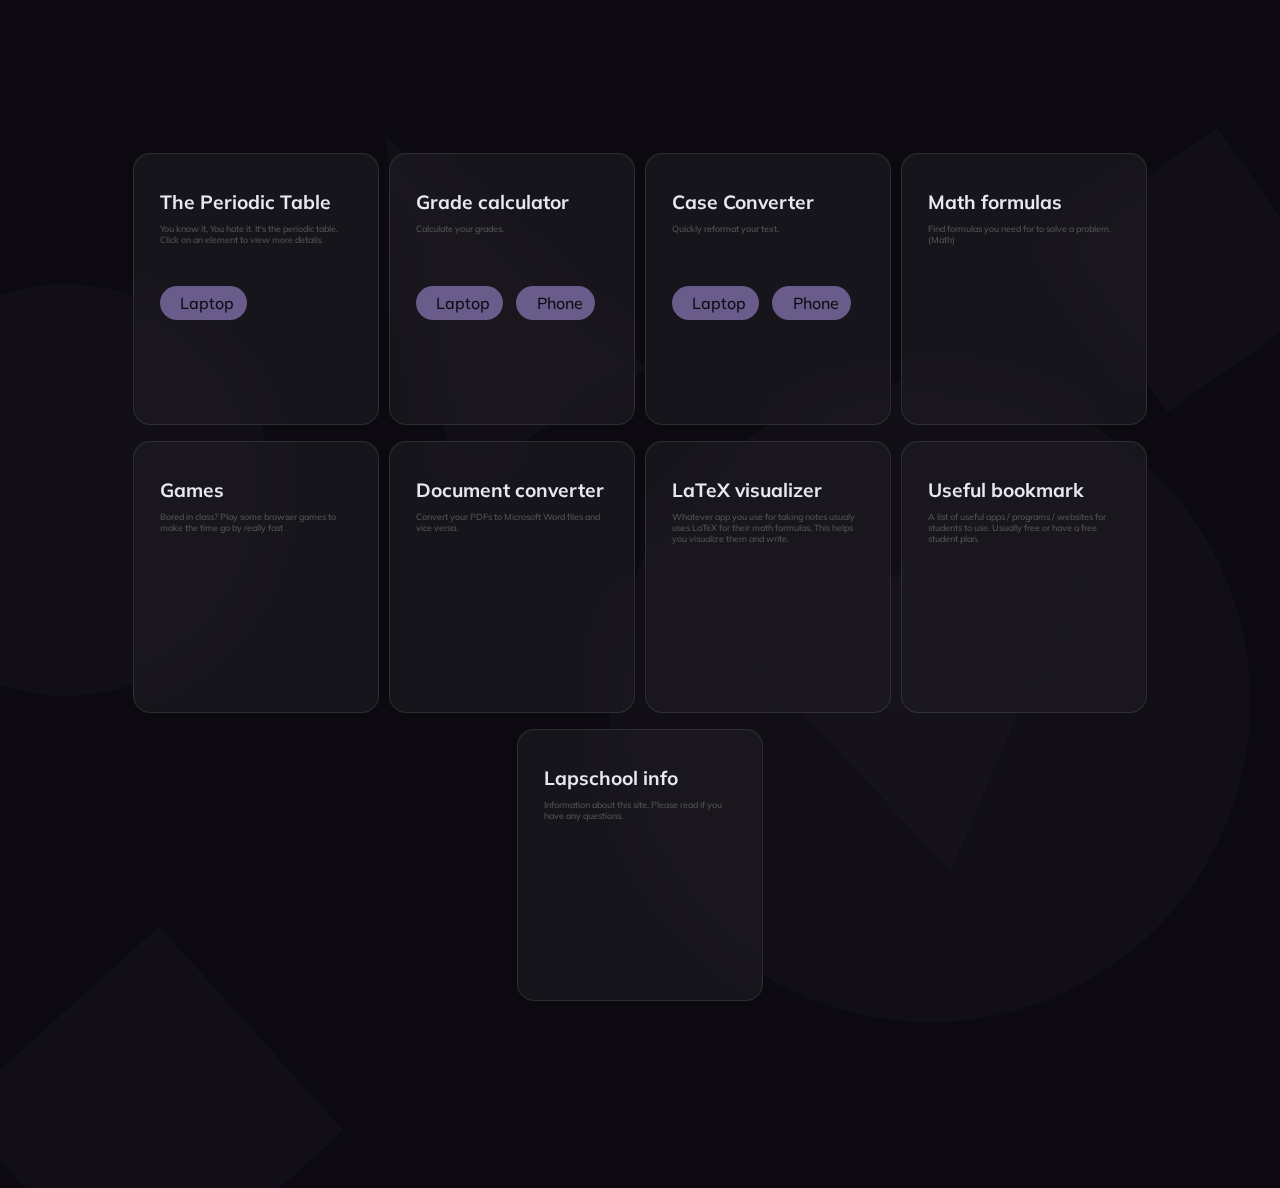
<file: index.html>
<!DOCTYPE html>
<html lang="en">
<head>
    <meta charset="UTF-8">
    <meta name="viewport" content="width=device-width, initial-scale=1.0">
    <link rel="stylesheet" href="https://cdnjs.cloudflare.com/ajax/libs/font-awesome/6.5.1/css/all.min.css" integrity="sha512-DTOQO9RWCH3ppGqcWaEA1BIZOC6xxalwEsw9c2QQeAIftl+Vegovlnee1c9QX4TctnWMn13TZye+giMm8e2LwA==" crossorigin="anonymous" referrerpolicy="no-referrer" />
    <link rel="stylesheet" href="index.css">
    <link rel="stylesheet" href="global.css">
    <link rel="icon" type="image/x-icon" href="src/images/logo.svg">
    <title>Lapschool</title>
</head>
<body>
    <section class="toolsWrapper">
        <div class="toolsRow">
            <div class="toolButton" onclick="window.location.href = 'src/pages/periodic table/periodic-table.html';">
                <div class="toolButtonImageWrapper"><i class="fa-solid fa-flask toolButtonImage"></i></div>
                <h1 class="toolButtonTitle">The Periodic Table</h1>
                <p class="toolButtonDescription">You know it, You hate it. It's the periodic table. Click on an element to view more details.</p>
                <div class="toolButtonTags">
                    <div class="toolButtonTag">
                        <i class="fa-solid fa-laptop"></i>
                        <p>Laptop</p>
                    </div>
                </div>
            </div>
            <div class="toolButton" onclick="window.location.href = 'src/pages/grade calculator/grade calculator.html';">
                <div class="toolButtonImageWrapper"><i class="fa-solid fa-percent toolButtonImage"></i></div>
                <h1 class="toolButtonTitle">Grade calculator</h1>
                <p class="toolButtonDescription">Calculate your grades.</p>
                <div class="toolButtonTags">
                    <div class="toolButtonTag">
                        <i class="fa-solid fa-laptop"></i>
                        <p>Laptop</p>
                    </div>
                    <div class="toolButtonTag">
                        <i class="fa-solid fa-mobile-screen-button"></i>
                        <p>Phone</p>
                    </div>
                </div>
            </div>
            <div class="toolButton" onclick="window.location.href = 'src/pages/case converter/case converter.html';">
                <div class="toolButtonImageWrapper"><i class="fa-solid fa-font toolButtonImage"></i></div>
                <h1 class="toolButtonTitle">Case Converter</h1>
                <p class="toolButtonDescription">Quickly reformat your text.</p>
                <div class="toolButtonTags">
                    <div class="toolButtonTag">
                        <i class="fa-solid fa-laptop"></i>
                        <p>Laptop</p>
                    </div>
                    <div class="toolButtonTag">
                        <i class="fa-solid fa-mobile-screen-button"></i>
                        <p>Phone</p>
                    </div>
                </div>
            </div>
            <div class="toolButton" onclick="window.location.href = 'src/pages/math formulas/math formulas.html';">
                <div class="toolButtonImageWrapper"><i class="fa-solid fa-brain toolButtonImage"></i></div>
                <h1 class="toolButtonTitle">Math formulas</h1>
                <p class="toolButtonDescription">Find formulas you need for to solve a problem. (Math)</p>
            </div>
        </div>
        
        <div class="toolsRow">
            <div class="toolButton" onclick="window.location.href = 'src/pages/games/games.html';">
                <div class="toolButtonImageWrapper"><i class="fa-solid fa-gamepad toolButtonImage"></i></div>
                <h1 class="toolButtonTitle">Games</h1>
                <p class="toolButtonDescription">Bored in class? Play some browser games to make the time go by really fast</p>
            </div>
            <div class="toolButton" onclick="window.location.href = 'src/pages/converter/converter.html';">
                <div class="toolButtonImageWrapper"><i class="fa-solid fa-file-pdf toolButtonImage"></i></div>
                <h1 class="toolButtonTitle">Document converter</h1>
                <p class="toolButtonDescription">Convert your PDFs to Microsoft Word files and vice versa.</p>
            </div>
            <div class="toolButton" onclick="window.location.href = 'src/pages/';">
                <div class="toolButtonImageWrapper"><i class="fa-solid fa-eye toolButtonImage"></i></div>
                <h1 class="toolButtonTitle">LaTeX visualizer</h1>
                <p class="toolButtonDescription">Whatever app you use for taking notes usualy uses LaTeX for their math formulas. This helps you visualize them and write.</p>
            </div>
            <div class="toolButton" onclick="window.location.href = 'src/pages/bookmarks/bookmarks.html';">
                <div class="toolButtonImageWrapper"><i class="fa-solid fa-bookmark toolButtonImage"></i></div>
                <h1 class="toolButtonTitle">Useful bookmark</h1>
                <p class="toolButtonDescription">A list of useful apps / programs / websites for students to use. Usually free or have a free student plan.</p>
            </div>
        </div>
        <div class="toolsRow">
            <div class="toolButton" onclick="window.location.href = 'src/pages/info/info.html';">
                <div class="toolButtonImageWrapper"><i class="fa-solid fa-circle-info siteButtonImage"></i></div>
                <h1 class="toolButtonTitle">Lapschool info</h1>
                <p class="toolButtonDescription">Information about this site. Please read if you have any questions.</p>
            </div>
        </div>
    </section>
</body>
</html>
</file>
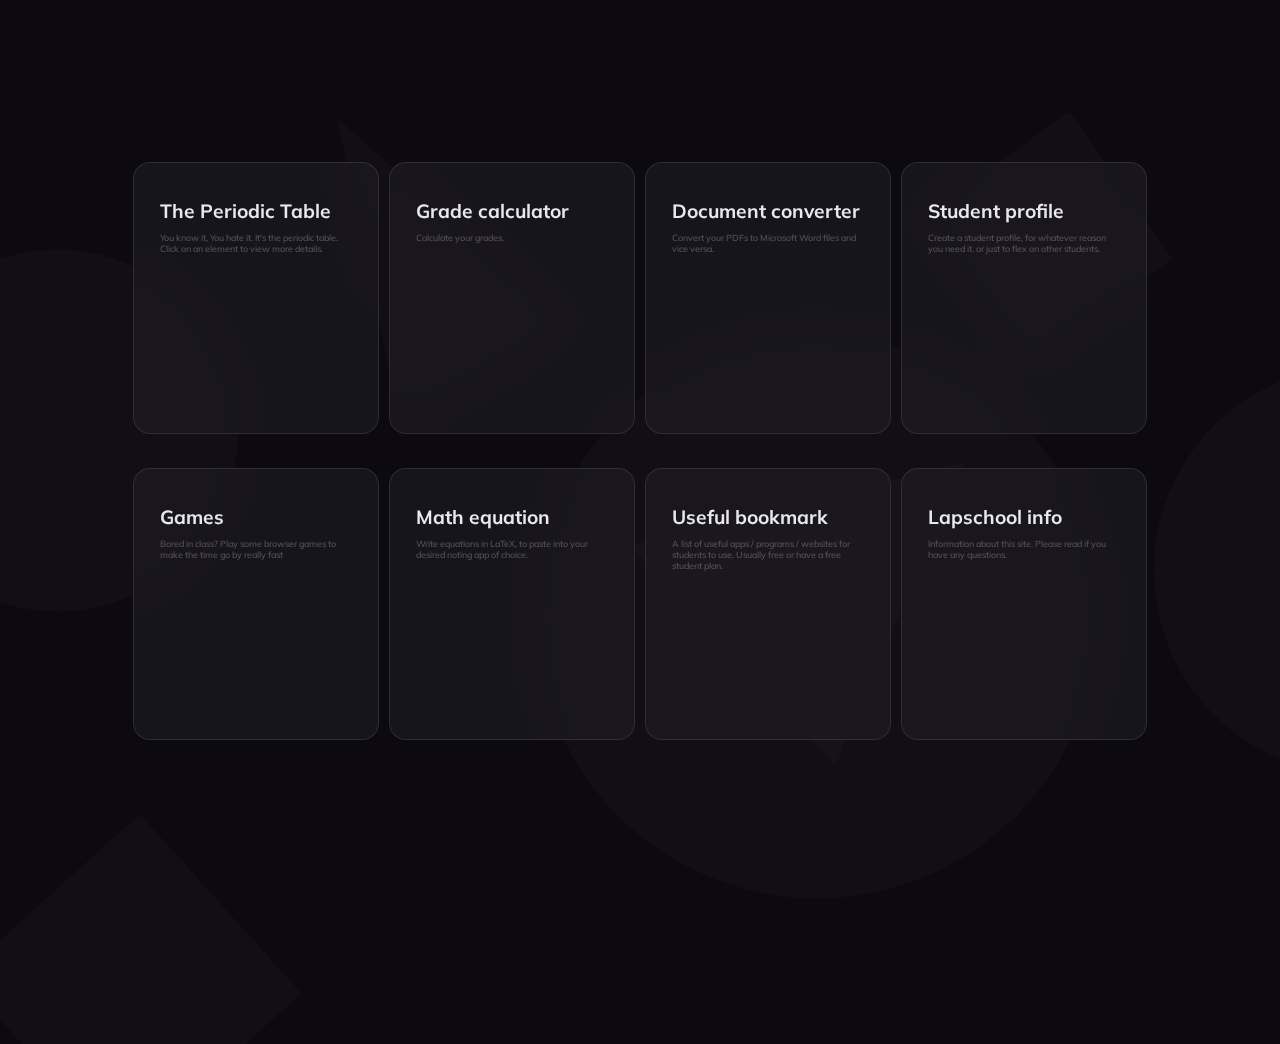
<file: src/index.html>
<!DOCTYPE html>
<html lang="en">
<head>
    <meta charset="UTF-8">
    <meta name="viewport" content="width=device-width, initial-scale=1.0">
    <link rel="stylesheet" href="https://cdnjs.cloudflare.com/ajax/libs/font-awesome/6.5.1/css/all.min.css" integrity="sha512-DTOQO9RWCH3ppGqcWaEA1BIZOC6xxalwEsw9c2QQeAIftl+Vegovlnee1c9QX4TctnWMn13TZye+giMm8e2LwA==" crossorigin="anonymous" referrerpolicy="no-referrer" />
    <link rel="stylesheet" href="index.css">
    <link rel="stylesheet" href="global.css">
    <link rel="icon" type="image/x-icon" href="images/logo.svg">
    <title>Main Page</title>
</head>
<body>
    <section class="toolsWrapper">
        <div class="toolsRow">
            <div class="toolButton" onclick="window.location.href = 'pages/periodic table/periodic-table.html';">
                <div class="toolButtonImageWrapper"><i class="fa-solid fa-flask toolButtonImage"></i></div>
                <h1 class="toolButtonTitle">The Periodic Table</h1>
                <p class="toolButtonDescription">You know it, You hate it. It's the periodic table. Click on an element to view more details.</p>
            </div>
            <div class="toolButton" onclick="window.location.href = 'pages/periodic table/periodic-table.html';">
                <div class="toolButtonImageWrapper"><i class="fa-solid fa-percent toolButtonImage"></i></div>
                <h1 class="toolButtonTitle">Grade calculator</h1>
                <p class="toolButtonDescription">Calculate your grades.</p>
            </div>
            <div class="toolButton" onclick="window.location.href = 'pages/converter/converter.html';">
                <div class="toolButtonImageWrapper"><i class="fa-solid fa-file-pdf toolButtonImage"></i></div>
                <h1 class="toolButtonTitle">Document converter</h1>
                <p class="toolButtonDescription">Convert your PDFs to Microsoft Word files and vice versa.</p>
            </div>
            <div class="toolButton" onclick="window.location.href = 'pages/periodic table/periodic-table.html';">
                <div class="toolButtonImageWrapper"><i class="fa-solid fa-id-card toolButtonImage"></i></div>
                <h1 class="toolButtonTitle">Student profile</h1>
                <p class="toolButtonDescription">Create a student profile, for whatever reason you need it. or just to flex on other students.</p>
            </div>
        </div>
        
        <div class="toolsRow">
            <div class="toolButton" onclick="window.location.href = 'pages/periodic table/periodic-table.html';">
                <div class="toolButtonImageWrapper"><i class="fa-solid fa-gamepad toolButtonImage"></i></div>
                <h1 class="toolButtonTitle">Games</h1>
                <p class="toolButtonDescription">Bored in class? Play some browser games to make the time go by really fast</p>
            </div>
            <div class="toolButton" onclick="window.location.href = 'pages/periodic table/periodic-table.html';">
                <div class="toolButtonImageWrapper"><i class="fa-solid fa-not-equal toolButtonImage"></i></div>
                <h1 class="toolButtonTitle">Math equation</h1>
                <p class="toolButtonDescription">Write equations in LaTeX, to paste into your desired noting app of choice.</p>
            </div>
            <div class="toolButton" onclick="window.location.href = 'pages/bookmarks/bookmarks.html';">
                <div class="toolButtonImageWrapper"><i class="fa-solid fa-bookmark toolButtonImage"></i></div>
                <h1 class="toolButtonTitle">Useful bookmark</h1>
                <p class="toolButtonDescription">A list of useful apps / programs / websites for students to use. Usually free or have a free student plan.</p>
            </div>
            <div class="toolButton" onclick="window.location.href = 'pages/info/info.html';">
                <div class="toolButtonImageWrapper"><i class="fa-solid fa-circle-info siteButtonImage"></i></div>
                <h1 class="toolButtonTitle">Lapschool info</h1>
                <p class="toolButtonDescription">Information about this site. Please read if you have any questions.</p>
            </div>
        </div>
    </section>
</body>
</html>
</file>
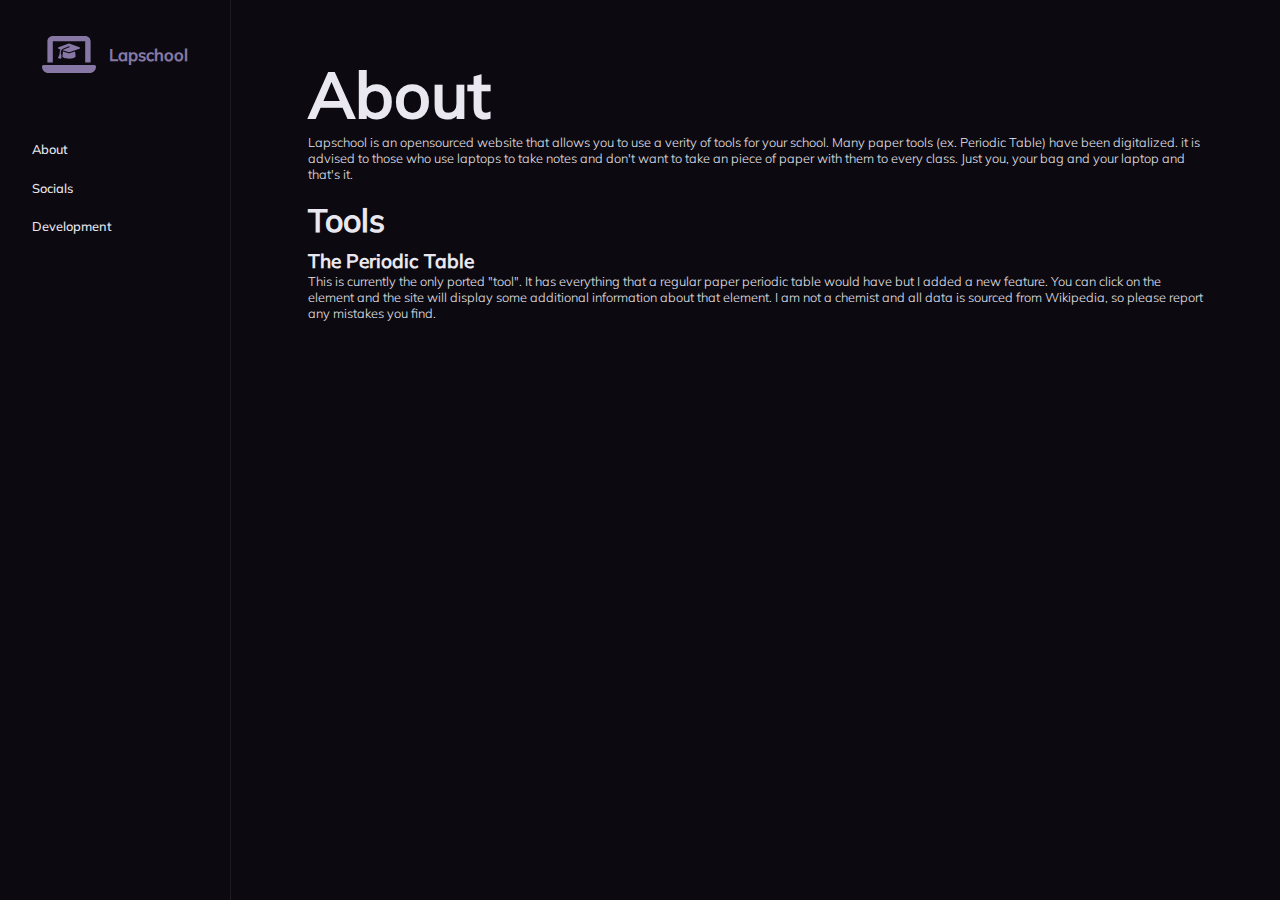
<file: pages/info/info.html>
<!DOCTYPE html>
<html lang="en">
<head>
    <meta charset="UTF-8">
    <meta name="viewport" content="width=device-width, initial-scale=1.0">
    <link rel="stylesheet" href="info.css">
    <link rel="stylesheet" href="posts.css">
    <link rel="stylesheet" href="../../global.css">
    <link rel="icon" type="image/x-icon" href="/images/logo.svg">
    <title>Lapschool Info</title>
</head>
<body>
    <section id="blogPanelL">
        <div id="blogPanelLLapschoolButton">
            <img src="../../images/logo.svg" alt="" id="blogPanelLLapschoolButtonImage">
            <h1 id="blogPanelLLapschoolButtonTitle">Lapschool</h1>
        </div>

        <section id="blogPanelLPosts">
            <p class="blogPanelLPostButton" onclick="DisplayPost(this)">About</p>
            <p class="blogPanelLPostButton">Socials</p>
            <p class="blogPanelLPostButton">Development</p>
        </section>
    </section>
    <section id="blogPanelR">
        <h1>About</h1>
        <p>Lapschool is an opensourced website that allows you to use a verity of tools
            for your school. Many paper tools (ex. Periodic Table) have been digitalized.
            it is advised to those who use laptops to take notes and don't want to take
            an piece of paper  with them to every class. Just you, your bag and your laptop
            and that's it.
        </p>
        <h2>Tools</h2>
        <h3>The Periodic Table</h3>
        <p>
            This is currently the only ported "tool". It has everything that
            a regular paper periodic table would have but I added a new feature. You can click on the
            element and the site will display some additional information about that element. I am not a chemist and all data is sourced
            from Wikipedia, so please report any mistakes you find.
        </p>
    </section>
</body>
<script src="info.js"></script>
</html>
</file>
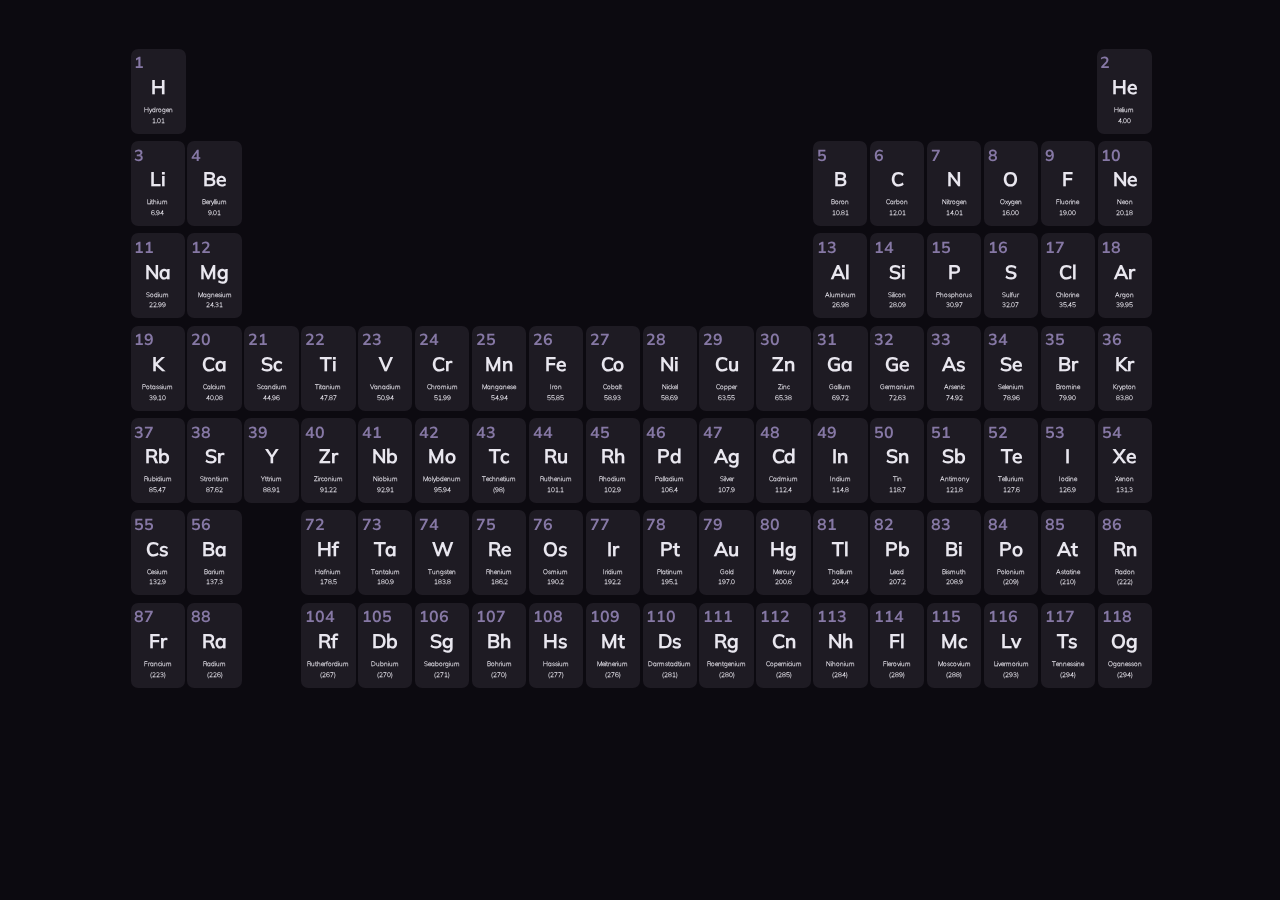
<file: pages/periodic table/periodic-table.html>
<!DOCTYPE html>
<html lang="en">
<head>
    <meta charset="UTF-8">
    <meta name="viewport" content="width=device-width, initial-scale=1.0">
    <link rel="stylesheet" href="periodic-table.css">
    <link rel="stylesheet" href="../../global.css">
    <link rel="stylesheet" href="https://cdnjs.cloudflare.com/ajax/libs/font-awesome/6.5.1/css/all.min.css" integrity="sha512-DTOQO9RWCH3ppGqcWaEA1BIZOC6xxalwEsw9c2QQeAIftl+Vegovlnee1c9QX4TctnWMn13TZye+giMm8e2LwA==" crossorigin="anonymous" referrerpolicy="no-referrer" />
    <link rel="icon" type="image/x-icon" href="/images/logo.svg">
    <title>Periodic Table</title>
</head>
<body>
    <section class="wrapper" id="section">
    </section>
    <section id="aboutElement">
        <div id="elemntSidePanel">
            <div id="elemntShowcase">
                <p id="showcaseAtomicNumber">115</p>
                <h1 id="showcaseElementSymbol">Mc</h1>
                <h3 id="showcaseElementName">Moscovium</h3>
                <h6 id="showcaseAtomicMass">(288)</h6>
            </div>
            <p onclick="selectElementReverse(this)" id="elemntSidePanelGoBack">Go Back</p>
        </div>
        <div id="aboutElementDetail">
            

        </div>
    </section>
</body>
<script src="periodic-table.js"></script>
</html>
</file>
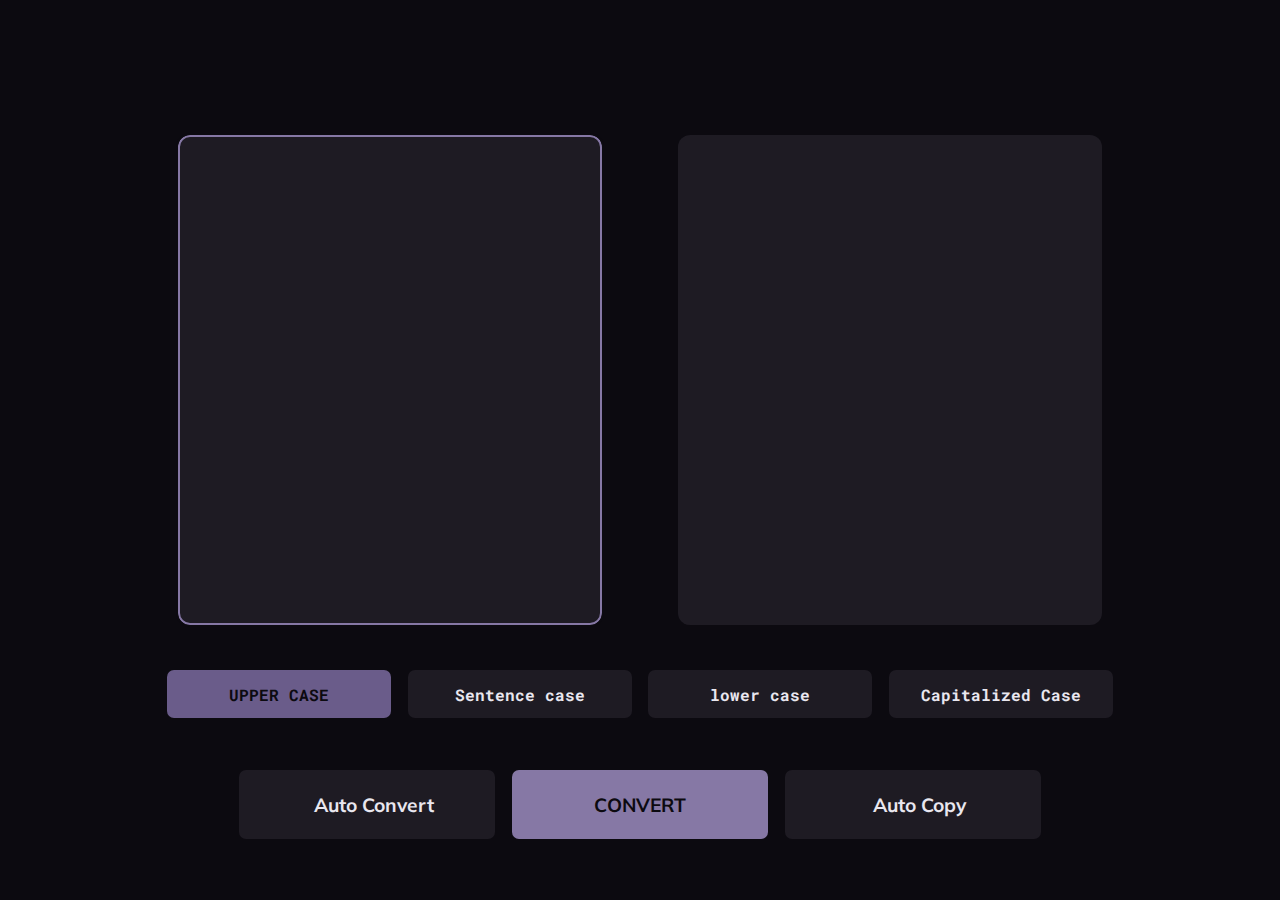
<file: src/pages/case converter/case converter.html>
<!DOCTYPE html>
<html lang="en">
<head>
    <meta charset="UTF-8">
    <meta name="viewport" content="width=device-width, initial-scale=1.0">
    <link rel="stylesheet" href="https://cdnjs.cloudflare.com/ajax/libs/font-awesome/6.5.1/css/all.min.css" integrity="sha512-DTOQO9RWCH3ppGqcWaEA1BIZOC6xxalwEsw9c2QQeAIftl+Vegovlnee1c9QX4TctnWMn13TZye+giMm8e2LwA==" crossorigin="anonymous" referrerpolicy="no-referrer" />
    <link rel="stylesheet" href="case converter.css">
    <link rel="stylesheet" href="../../../global.css">
    <link rel="icon" type="image/x-icon" href="../../images/logo.svg">
    <title>Case Converter</title>
</head>
<body onload="LoadSaveData()">
    <section id="textBlocks">
        <textarea name="" id="inputTextArea" rows="10" autofocus></textarea>
        <textarea name="" id="outputTextArea" rows="10" readonly></textarea>
    </section>
    <section id="options">
        <div class="inlineFlex">
            <button class="toggleButton" data-case="Uppercase" data-enabled="true" onclick="CaseType(this)">UPPER CASE</button>
            <button class="toggleButton" data-case="Sentence" data-enabled="false" onclick="CaseType(this)">Sentence case</button>
            <button class="toggleButton" data-case="Lowercase" data-enabled="false" onclick="CaseType(this)">lower case</button>
            <button class="toggleButton" data-case="Capitalized" data-enabled="false" onclick="CaseType(this)">Capitalized Case</button>
        </div>
        <div class="inlineFlex">
            <button onclick="AutoConvert(this)" id="AutoConvert" data-on="false" class="toggleButton"><i class="fa-solid fa-repeat"></i> Auto Convert</button>
            <button onclick="Convert()" class="toggleButton" id="convertButton">Convert</button>
            <button onclick="AutoCopy(this)" id="AutoCopy" data-on="false" class="toggleButton"><i class="fa-solid fa-clipboard"></i> Auto Copy</button>
        </div>
    </section>
    
</body>
    <script src="case converter.js"></script>
</html>
</file>
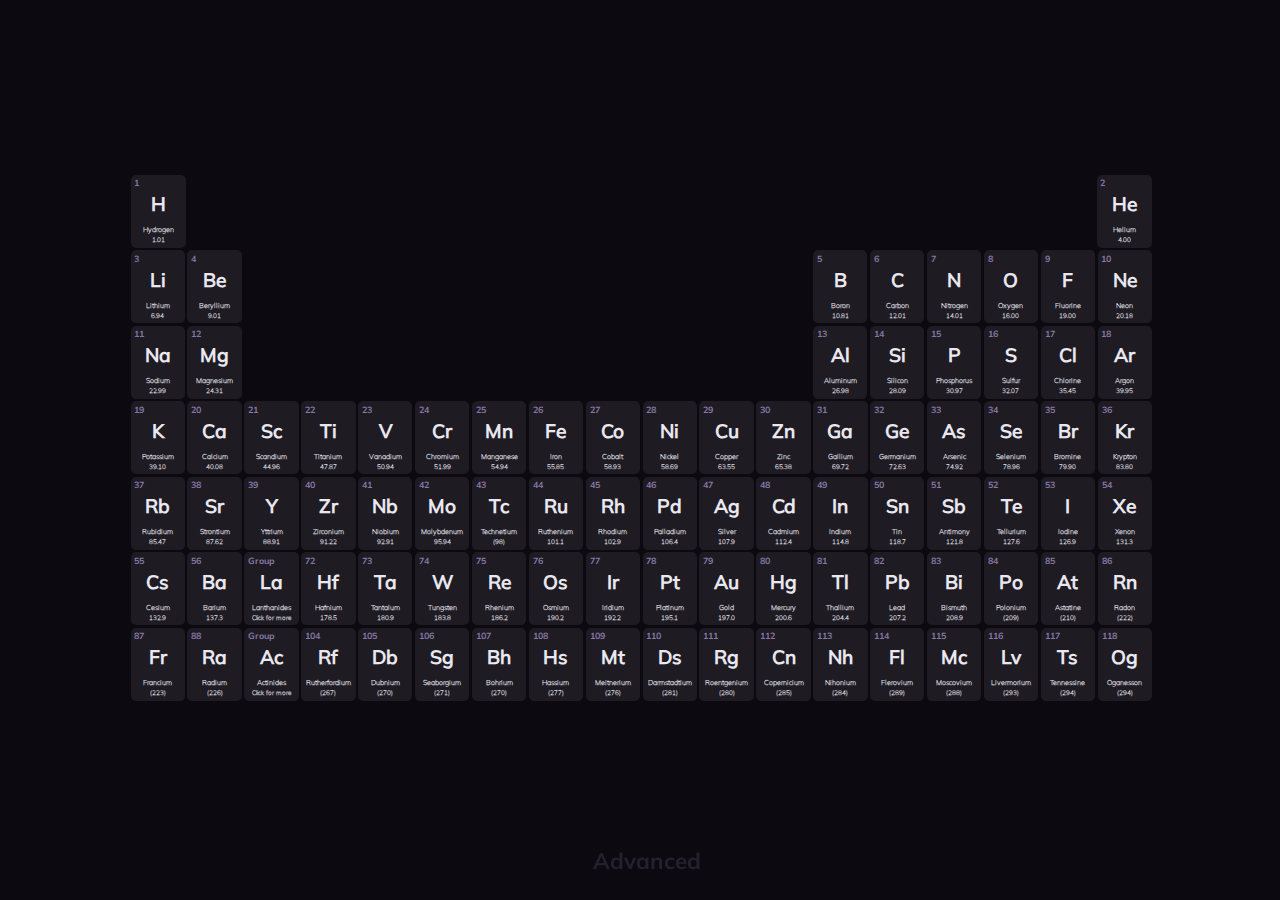
<file: src/pages/periodic table/periodic-table.html>
<!DOCTYPE html>
<html lang="en">
<head>
    <meta charset="UTF-8">
    <meta name="viewport" content="width=device-width, initial-scale=1.0">
    <link rel="stylesheet" href="periodic-table.css">
    <link rel="stylesheet" href="../../../global.css">
    <link rel="stylesheet" href="https://cdnjs.cloudflare.com/ajax/libs/font-awesome/6.5.1/css/all.min.css" integrity="sha512-DTOQO9RWCH3ppGqcWaEA1BIZOC6xxalwEsw9c2QQeAIftl+Vegovlnee1c9QX4TctnWMn13TZye+giMm8e2LwA==" crossorigin="anonymous" referrerpolicy="no-referrer" />
    <link rel="icon" type="image/x-icon" href="../../images/logo.svg">
    <title>Periodic Table</title>
</head>
<body>
    <section id="all">
        <div class="wrapper" id="section"> <!--Where the table is located-->
            <div class="row">
                <div onclick="selectElement(this)" class="cell" data-group="nonmetal"  onmouseover="hover(this)" onmouseleave="leave(this)">
                    <p class="atomicNumber" translate="no">1</p>
                    <h1 class="elementSymbol" translate="no">H</h1>
                    <h3 class="elementName">Hydrogen</h3>
                    <h6 class="atomicMass">1.01</h6>
                </div>
                <div class="spacer" id="spacerFirstRow"></div>
                <div class="cell" data-group="nobleGases"  onclick="selectElement(this)" onmouseover="hover(this)" onmouseleave="leave(this)" >
                    <p class="atomicNumber" translate="no">2</p>
                    <h1 class="elementSymbol" translate="no">He</h1>
                    <h3 class="elementName">Helium</h3>
                    <h6 class="atomicMass">4.00</h6>
                </div>
                </div>
                <div class="row">
                <div class="cell" data-group="alkali"  onclick="selectElement(this)" onmouseover="hover(this)" onmouseleave="leave(this)" >
                    <p class="atomicNumber" translate="no">3</p>
                    <h1 class="elementSymbol" translate="no">Li</h1>
                    <h3 class="elementName">Lithium</h3>
                    <h6 class="atomicMass">6.94</h6>
                </div>
                <div class="cell" data-group="alkaliMetals"  onclick="selectElement(this)" onmouseover="hover(this)" onmouseleave="leave(this)" >
                    <p class="atomicNumber" translate="no">4</p>
                    <h1 class="elementSymbol" translate="no">Be</h1>
                    <h3 class="elementName">Beryllium</h3>
                    <h6 class="atomicMass">9.01</h6>
                </div>
                <div class="spacer spacerSecundRow"></div>
                <div class="cell" data-group="metaloids"  onclick="selectElement(this)" onmouseover="hover(this)" onmouseleave="leave(this)" >
                    <p class="atomicNumber" translate="no">5</p>
                    <h1 class="elementSymbol" translate="no">B</h1>
                    <h3 class="elementName">Boron</h3>
                    <h6 class="atomicMass">10.81</h6>
                </div>
                <div class="cell" data-group="nonmetal"  onclick="selectElement(this)" onmouseover="hover(this)" onmouseleave="leave(this)" >
                    <p class="atomicNumber" translate="no">6</p>
                    <h1 class="elementSymbol" translate="no">C</h1>
                    <h3 class="elementName">Carbon</h3>
                    <h6 class="atomicMass">12.01</h6>
                </div>
                <div class="cell" data-group="nonmetal"  onclick="selectElement(this)" onmouseover="hover(this)" onmouseleave="leave(this)" >
                    <p class="atomicNumber" translate="no">7</p>
                    <h1 class="elementSymbol" translate="no">N</h1>
                    <h3 class="elementName">Nitrogen</h3>
                    <h6 class="atomicMass">14.01</h6>
                </div>
                <div class="cell" data-group="nonmetal"  onclick="selectElement(this)" onmouseover="hover(this)" onmouseleave="leave(this)" >
                    <p class="atomicNumber" translate="no">8</p>
                    <h1 class="elementSymbol" translate="no">O</h1>
                    <h3 class="elementName">Oxygen</h3>
                    <h6 class="atomicMass">16.00</h6>
                </div>
                <div class="cell" data-group="halogens"  onclick="selectElement(this)" onmouseover="hover(this)" onmouseleave="leave(this)" >
                    <p class="atomicNumber" translate="no">9</p>
                    <h1 class="elementSymbol" translate="no">F</h1>
                    <h3 class="elementName">Fluorine</h3>
                    <h6 class="atomicMass">19.00</h6>
                </div>
                <div class="cell" data-group="nobleGases"  onclick="selectElement(this)" onmouseover="hover(this)" onmouseleave="leave(this)" >
                    <p class="atomicNumber" translate="no">10</p>
                    <h1 class="elementSymbol" translate="no">Ne</h1>
                    <h3 class="elementName">Neon</h3>
                    <h6 class="atomicMass">20.18</h6>
                </div>
                </div>
                <div class="row">
                <div class="cell" data-group="alkali"  onclick="selectElement(this)" onmouseover="hover(this)" onmouseleave="leave(this)" >
                    <p class="atomicNumber" translate="no">11</p>
                    <h1 class="elementSymbol" translate="no">Na</h1>
                    <h3 class="elementName">Sodium</h3>
                    <h6 class="atomicMass">22.99</h6>
                </div>
                <div class="cell" data-group="alkaliMetals"  onclick="selectElement(this)" onmouseover="hover(this)" onmouseleave="leave(this)" >
                    <p class="atomicNumber" translate="no">12</p>
                    <h1 class="elementSymbol" translate="no">Mg</h1>
                    <h3 class="elementName">Magnesium</h3>
                    <h6 class="atomicMass">24.31</h6>
                </div>
                <div class="spacer spacerSecundRow"></div>
                <div class="cell" data-group="poorMetals"  onclick="selectElement(this)" onmouseover="hover(this)" onmouseleave="leave(this)" >
                    <p class="atomicNumber" translate="no">13</p>
                    <h1 class="elementSymbol" translate="no">Al</h1>
                    <h3 class="elementName">Aluminum</h3>
                    <h6 class="atomicMass">26.98</h6>
                </div>
                <div class="cell" data-group="metaloids"  onclick="selectElement(this)" onmouseover="hover(this)" onmouseleave="leave(this)" >
                    <p class="atomicNumber" translate="no">14</p>
                    <h1 class="elementSymbol" translate="no">Si</h1>
                    <h3 class="elementName">Silicon</h3>
                    <h6 class="atomicMass">28.09</h6>
                </div>
                <div class="cell" data-group="nonmetal"  onclick="selectElement(this)" onmouseover="hover(this)" onmouseleave="leave(this)" >
                    <p class="atomicNumber" translate="no">15</p>
                    <h1 class="elementSymbol" translate="no">P</h1>
                    <h3 class="elementName">Phosphorus</h3>
                    <h6 class="atomicMass">30.97</h6>
                </div>
                <div class="cell" data-group="nonmetal"  onclick="selectElement(this)" onmouseover="hover(this)" onmouseleave="leave(this)" >
                    <p class="atomicNumber" translate="no">16</p>
                    <h1 class="elementSymbol" translate="no">S</h1>
                    <h3 class="elementName">Sulfur</h3>
                    <h6 class="atomicMass">32.07</h6>
                </div>
                <div class="cell" data-group="halogens"  onclick="selectElement(this)" onmouseover="hover(this)" onmouseleave="leave(this)" >
                    <p class="atomicNumber" translate="no">17</p>
                    <h1 class="elementSymbol" translate="no">Cl</h1>
                    <h3 class="elementName">Chlorine</h3>
                    <h6 class="atomicMass">35.45</h6>
                </div>
                <div class="cell" data-group="nobleGases"  onclick="selectElement(this)" onmouseover="hover(this)" onmouseleave="leave(this)" >
                    <p class="atomicNumber" translate="no">18</p>
                    <h1 class="elementSymbol" translate="no">Ar</h1>
                    <h3 class="elementName">Argon</h3>
                    <h6 class="atomicMass">39.95</h6>
                </div>
                </div>
                <div class="row">
                <div class="cell" data-group="alkali"  onclick="selectElement(this)" onmouseover="hover(this)" onmouseleave="leave(this)" >
                    <p class="atomicNumber" translate="no">19</p>
                    <h1 class="elementSymbol" translate="no">K</h1>
                    <h3 class="elementName">Potassium</h3>
                    <h6 class="atomicMass">39.10</h6>
                </div>
                <div class="cell" data-group="alkaliMetals"  onclick="selectElement(this)" onmouseover="hover(this)" onmouseleave="leave(this)" >
                    <p class="atomicNumber" translate="no">20</p>
                    <h1 class="elementSymbol" translate="no">Ca</h1>
                    <h3 class="elementName">Calcium</h3>
                    <h6 class="atomicMass">40.08</h6>
                </div>
                <div class="cell" data-group="transitional"  onclick="selectElement(this)" onmouseover="hover(this)" onmouseleave="leave(this)" >
                    <p class="atomicNumber" translate="no">21</p>
                    <h1 class="elementSymbol" translate="no">Sc</h1>
                    <h3 class="elementName">Scandium</h3>
                    <h6 class="atomicMass">44.96</h6>
                </div>
                <div class="cell" data-group="transitional"  onclick="selectElement(this)" onmouseover="hover(this)" onmouseleave="leave(this)" >
                    <p class="atomicNumber" translate="no">22</p>
                    <h1 class="elementSymbol" translate="no">Ti</h1>
                    <h3 class="elementName">Titanium</h3>
                    <h6 class="atomicMass">47.87</h6>
                </div>
                <div class="cell" data-group="transitional"  onclick="selectElement(this)" onmouseover="hover(this)" onmouseleave="leave(this)" >
                    <p class="atomicNumber" translate="no">23</p>
                    <h1 class="elementSymbol" translate="no">V</h1>
                    <h3 class="elementName">Vanadium</h3>
                    <h6 class="atomicMass">50.94</h6>
                </div>
                <div class="cell" data-group="transitional"  onclick="selectElement(this)" onmouseover="hover(this)" onmouseleave="leave(this)" >
                    <p class="atomicNumber" translate="no">24</p>
                    <h1 class="elementSymbol" translate="no">Cr</h1>
                    <h3 class="elementName">Chromium</h3>
                    <h6 class="atomicMass">51.99</h6>
                </div>
                <div class="cell" data-group="transitional"  onclick="selectElement(this)" onmouseover="hover(this)" onmouseleave="leave(this)" >
                    <p class="atomicNumber" translate="no">25</p>
                    <h1 class="elementSymbol" translate="no">Mn</h1>
                    <h3 class="elementName">Manganese</h3>
                    <h6 class="atomicMass">54.94</h6>
                </div>
                <div class="cell" data-group="transitional"  onclick="selectElement(this)" onmouseover="hover(this)" onmouseleave="leave(this)" >
                    <p class="atomicNumber" translate="no">26</p>
                    <h1 class="elementSymbol" translate="no">Fe</h1>
                    <h3 class="elementName">Iron</h3>
                    <h6 class="atomicMass">55.85</h6>
                </div>
                <div class="cell" data-group="transitional"  onclick="selectElement(this)" onmouseover="hover(this)" onmouseleave="leave(this)" >
                    <p class="atomicNumber" translate="no">27</p>
                    <h1 class="elementSymbol" translate="no">Co</h1>
                    <h3 class="elementName">Cobalt</h3>
                    <h6 class="atomicMass">58.93</h6>
                </div>
                <div class="cell" data-group="transitional"  onclick="selectElement(this)" onmouseover="hover(this)" onmouseleave="leave(this)" >
                    <p class="atomicNumber" translate="no">28</p>
                    <h1 class="elementSymbol" translate="no">Ni</h1>
                    <h3 class="elementName">Nickel</h3>
                    <h6 class="atomicMass">58.69</h6>
                </div>
                <div class="cell" data-group="transitional"  onclick="selectElement(this)" onmouseover="hover(this)" onmouseleave="leave(this)" >
                    <p class="atomicNumber" translate="no">29</p>
                    <h1 class="elementSymbol" translate="no">Cu</h1>
                    <h3 class="elementName">Copper</h3>
                    <h6 class="atomicMass">63.55</h6>
                </div>
                <div class="cell" data-group="transitional"  onclick="selectElement(this)" onmouseover="hover(this)" onmouseleave="leave(this)" >
                    <p class="atomicNumber" translate="no">30</p>
                    <h1 class="elementSymbol" translate="no">Zn</h1>
                    <h3 class="elementName">Zinc</h3>
                    <h6 class="atomicMass">65.38</h6>
                </div>
                <div class="cell" data-group="poorMetals"  onclick="selectElement(this)" onmouseover="hover(this)" onmouseleave="leave(this)" >
                    <p class="atomicNumber" translate="no">31</p>
                    <h1 class="elementSymbol" translate="no">Ga</h1>
                    <h3 class="elementName">Gallium</h3>
                    <h6 class="atomicMass">69.72</h6>
                </div>
                <div class="cell" data-group="metaloids"  onclick="selectElement(this)" onmouseover="hover(this)" onmouseleave="leave(this)" >
                    <p class="atomicNumber" translate="no">32</p>
                    <h1 class="elementSymbol" translate="no">Ge</h1>
                    <h3 class="elementName">Germanium</h3>
                    <h6 class="atomicMass">72.63</h6>
                </div>
                <div class="cell" data-group="metaloids"  onclick="selectElement(this)" onmouseover="hover(this)" onmouseleave="leave(this)" >
                    <p class="atomicNumber" translate="no">33</p>
                    <h1 class="elementSymbol" translate="no">As</h1>
                    <h3 class="elementName">Arsenic</h3>
                    <h6 class="atomicMass">74.92</h6>
                </div>
                <div class="cell" data-group="nonmetal"  onclick="selectElement(this)" onmouseover="hover(this)" onmouseleave="leave(this)" >
                    <p class="atomicNumber" translate="no">34</p>
                    <h1 class="elementSymbol" translate="no">Se</h1>
                    <h3 class="elementName">Selenium</h3>
                    <h6 class="atomicMass">78.96</h6>
                </div>
                <div class="cell" data-group="halogens"  onclick="selectElement(this)" onmouseover="hover(this)" onmouseleave="leave(this)" >
                    <p class="atomicNumber" translate="no">35</p>
                    <h1 class="elementSymbol" translate="no">Br</h1>
                    <h3 class="elementName">Bromine</h3>
                    <h6 class="atomicMass">79.90</h6>
                </div>
                <div class="cell" data-group="nobleGases"  onclick="selectElement(this)" onmouseover="hover(this)" onmouseleave="leave(this)" >
                    <p class="atomicNumber" translate="no">36</p>
                    <h1 class="elementSymbol" translate="no">Kr</h1>
                    <h3 class="elementName">Krypton</h3>
                    <h6 class="atomicMass">83.80</h6>
                </div>
                </div>
                <div class="row">
                <div class="cell" data-group="alkali"  onclick="selectElement(this)" onmouseover="hover(this)" onmouseleave="leave(this)" >
                    <p class="atomicNumber" translate="no">37</p>
                    <h1 class="elementSymbol" translate="no">Rb</h1>
                    <h3 class="elementName">Rubidium</h3>
                    <h6 class="atomicMass">85.47</h6>
                </div>
                <div class="cell" data-group="alkaliMetals"  onclick="selectElement(this)" onmouseover="hover(this)" onmouseleave="leave(this)" >
                    <p class="atomicNumber" translate="no">38</p>
                    <h1 class="elementSymbol" translate="no">Sr</h1>
                    <h3 class="elementName">Strontium</h3>
                    <h6 class="atomicMass">87.62</h6>
                </div>
                <div class="cell" data-group="transitional"  onclick="selectElement(this)" onmouseover="hover(this)" onmouseleave="leave(this)" >
                    <p class="atomicNumber" translate="no">39</p>
                    <h1 class="elementSymbol" translate="no">Y</h1>
                    <h3 class="elementName">Yttrium</h3>
                    <h6 class="atomicMass">88.91</h6>
                </div>
                <div class="cell" data-group="transitional"  onclick="selectElement(this)" onmouseover="hover(this)" onmouseleave="leave(this)" >
                    <p class="atomicNumber" translate="no">40</p>
                    <h1 class="elementSymbol" translate="no">Zr</h1>
                    <h3 class="elementName">Zirconium</h3>
                    <h6 class="atomicMass">91.22</h6>
                </div>
                <div class="cell" data-group="transitional"  onclick="selectElement(this)" onmouseover="hover(this)" onmouseleave="leave(this)" >
                    <p class="atomicNumber" translate="no">41</p>
                    <h1 class="elementSymbol" translate="no">Nb</h1>
                    <h3 class="elementName">Niobium</h3>
                    <h6 class="atomicMass">92.91</h6>
                </div>
                <div class="cell" data-group="transitional"  onclick="selectElement(this)" onmouseover="hover(this)" onmouseleave="leave(this)" >
                    <p class="atomicNumber" translate="no">42</p>
                    <h1 class="elementSymbol" translate="no">Mo</h1>
                    <h3 class="elementName">Molybdenum</h3>
                    <h6 class="atomicMass">95.94</h6>
                </div>
                <div class="cell" data-group="transitional"  onclick="selectElement(this)" onmouseover="hover(this)" onmouseleave="leave(this)" >
                    <p class="atomicNumber" translate="no">43 <i class="fa-solid fa-radiation"></i></p>
                    <h1 class="elementSymbol" translate="no">Tc</h1>
                    <h3 class="elementName">Technetium</h3>
                    <h6 class="atomicMass">(98)</h6>
                </div>
                <div class="cell" data-group="transitional"  onclick="selectElement(this)" onmouseover="hover(this)" onmouseleave="leave(this)" >
                    <p class="atomicNumber" translate="no">44</p>
                    <h1 class="elementSymbol" translate="no">Ru</h1>
                    <h3 class="elementName">Ruthenium</h3>
                    <h6 class="atomicMass">101.1</h6>
                </div>
                <div class="cell" data-group="transitional"  onclick="selectElement(this)" onmouseover="hover(this)" onmouseleave="leave(this)" >
                    <p class="atomicNumber" translate="no">45</p>
                    <h1 class="elementSymbol" translate="no">Rh</h1>
                    <h3 class="elementName">Rhodium</h3>
                    <h6 class="atomicMass">102.9</h6>
                </div>
                <div class="cell" data-group="transitional"  onclick="selectElement(this)" onmouseover="hover(this)" onmouseleave="leave(this)" >
                    <p class="atomicNumber" translate="no">46</p>
                    <h1 class="elementSymbol" translate="no">Pd</h1>
                    <h3 class="elementName">Palladium</h3>
                    <h6 class="atomicMass">106.4</h6>
                </div>
                <div class="cell" data-group="transitional"  onclick="selectElement(this)" onmouseover="hover(this)" onmouseleave="leave(this)" >
                    <p class="atomicNumber" translate="no">47</p>
                    <h1 class="elementSymbol" translate="no">Ag</h1>
                    <h3 class="elementName">Silver</h3>
                    <h6 class="atomicMass">107.9</h6>
                </div>
                <div class="cell" data-group="transitional"  onclick="selectElement(this)" onmouseover="hover(this)" onmouseleave="leave(this)" >
                    <p class="atomicNumber" translate="no">48</p>
                    <h1 class="elementSymbol" translate="no">Cd</h1>
                    <h3 class="elementName">Cadmium</h3>
                    <h6 class="atomicMass">112.4</h6>
                </div>
                <div class="cell" data-group="poorMetals"  onclick="selectElement(this)" onmouseover="hover(this)" onmouseleave="leave(this)" >
                    <p class="atomicNumber" translate="no">49</p>
                    <h1 class="elementSymbol" translate="no">In</h1>
                    <h3 class="elementName">Indium</h3>
                    <h6 class="atomicMass">114.8</h6>
                </div>
                <div class="cell" data-group="poorMetals"  onclick="selectElement(this)" onmouseover="hover(this)" onmouseleave="leave(this)" >
                    <p class="atomicNumber" translate="no">50</p>
                    <h1 class="elementSymbol" translate="no">Sn</h1>
                    <h3 class="elementName">Tin</h3>
                    <h6 class="atomicMass">118.7</h6>
                </div>
                <div class="cell" data-group="metaloids"  onclick="selectElement(this)" onmouseover="hover(this)" onmouseleave="leave(this)" >
                    <p class="atomicNumber" translate="no">51</p>
                    <h1 class="elementSymbol" translate="no">Sb</h1>
                    <h3 class="elementName">Antimony</h3>
                    <h6 class="atomicMass">121.8</h6>
                </div>
                <div class="cell" data-group="metaloids"  onclick="selectElement(this)" onmouseover="hover(this)" onmouseleave="leave(this)" >
                    <p class="atomicNumber" translate="no">52</p>
                    <h1 class="elementSymbol" translate="no">Te</h1>
                    <h3 class="elementName">Tellurium</h3>
                    <h6 class="atomicMass">127.6</h6>
                </div>
                <div class="cell" data-group="halogens"  onclick="selectElement(this)" onmouseover="hover(this)" onmouseleave="leave(this)" >
                    <p class="atomicNumber" translate="no">53</p>
                    <h1 class="elementSymbol" translate="no">I</h1>
                    <h3 class="elementName">Iodine</h3>
                    <h6 class="atomicMass">126.9</h6>
                </div>
                <div class="cell" data-group="nobleGases"  onclick="selectElement(this)" onmouseover="hover(this)" onmouseleave="leave(this)">
                    <p class="atomicNumber" translate="no">54</p>
                    <h1 class="elementSymbol" translate="no">Xe</h1>
                    <h3 class="elementName">Xenon</h3>
                    <h6 class="atomicMass">131.3</h6>
                </div>
                </div>
                <div class="row">
                <div class="cell" data-group="alkali"  onclick="selectElement(this)" onmouseover="hover(this)" onmouseleave="leave(this)">
                    <p class="atomicNumber" translate="no">55</p>
                    <h1 class="elementSymbol" translate="no">Cs</h1>
                    <h3 class="elementName">Cesium</h3>
                    <h6 class="atomicMass">132.9</h6>
                </div>
                <div class="cell" data-group="alkaliMetals"  onclick="selectElement(this)" onmouseover="hover(this)" onmouseleave="leave(this)">
                    <p class="atomicNumber" translate="no">56</p>
                    <h1 class="elementSymbol" translate="no">Ba</h1>
                    <h3 class="elementName">Barium</h3>
                    <h6 class="atomicMass">137.3</h6>
                </div>
                <div class="cell" data-group="lanthanides"  onclick="LaAcShow(this)" onmouseover="hover(this)" onmouseleave="leave(this)">
                    <p class="atomicNumber" translate="no">Group</p>
                    <h1 class="elementSymbol" translate="no">La</h1>
                    <h3 class="elementName">Lanthanides</h3>
                    <h6 class="atomicMass">Click for more</h6>
                </div>
                <div class="cell" data-group="transitional"  onclick="selectElement(this)" onmouseover="hover(this)" onmouseleave="leave(this)">
                    <p class="atomicNumber" translate="no">72</p>
                    <h1 class="elementSymbol" translate="no">Hf</h1>
                    <h3 class="elementName">Hafnium</h3>
                    <h6 class="atomicMass">178.5</h6>
                </div>
                <div class="cell" data-group="transitional"  onclick="selectElement(this)" onmouseover="hover(this)" onmouseleave="leave(this)">
                    <p class="atomicNumber" translate="no">73</p>
                    <h1 class="elementSymbol" translate="no">Ta</h1>
                    <h3 class="elementName">Tantalum</h3>
                    <h6 class="atomicMass">180.9</h6>
                </div>
                <div class="cell" data-group="transitional"  onclick="selectElement(this)" onmouseover="hover(this)" onmouseleave="leave(this)">
                    <p class="atomicNumber" translate="no">74</p>
                    <h1 class="elementSymbol" translate="no">W</h1>
                    <h3 class="elementName">Tungsten</h3>
                    <h6 class="atomicMass">183.8</h6>
                </div>
                <div class="cell" data-group="transitional"  onclick="selectElement(this)" onmouseover="hover(this)" onmouseleave="leave(this)">
                    <p class="atomicNumber" translate="no">75</p>
                    <h1 class="elementSymbol" translate="no">Re</h1>
                    <h3 class="elementName">Rhenium</h3>
                    <h6 class="atomicMass">186.2</h6>
                </div>
                <div class="cell" data-group="transitional"  onclick="selectElement(this)" onmouseover="hover(this)" onmouseleave="leave(this)">
                    <p class="atomicNumber" translate="no">76</p>
                    <h1 class="elementSymbol" translate="no">Os</h1>
                    <h3 class="elementName">Osmium</h3>
                    <h6 class="atomicMass">190.2</h6>
                </div>
                <div class="cell" data-group="transitional"  onclick="selectElement(this)" onmouseover="hover(this)" onmouseleave="leave(this)">
                    <p class="atomicNumber" translate="no">77</p>
                    <h1 class="elementSymbol" translate="no">Ir</h1>
                    <h3 class="elementName">Iridium</h3>
                    <h6 class="atomicMass">192.2</h6>
                </div>
                <div class="cell" data-group="transitional"  onclick="selectElement(this)" onmouseover="hover(this)" onmouseleave="leave(this)">
                    <p class="atomicNumber" translate="no">78</p>
                    <h1 class="elementSymbol" translate="no">Pt</h1>
                    <h3 class="elementName">Platinum</h3>
                    <h6 class="atomicMass">195.1</h6>
                </div>
                <div class="cell" data-group="transitional"  onclick="selectElement(this)" onmouseover="hover(this)" onmouseleave="leave(this)">
                    <p class="atomicNumber" translate="no">79</p>
                    <h1 class="elementSymbol" translate="no">Au</h1>
                    <h3 class="elementName">Gold</h3>
                    <h6 class="atomicMass">197.0</h6>
                </div>
                <div class="cell" data-group="transitional"  onclick="selectElement(this)" onmouseover="hover(this)" onmouseleave="leave(this)">
                    <p class="atomicNumber" translate="no">80</p>
                    <h1 class="elementSymbol" translate="no">Hg</h1>
                    <h3 class="elementName">Mercury</h3>
                    <h6 class="atomicMass">200.6</h6>
                </div>
                <div class="cell" data-group="poorMetals"  onclick="selectElement(this)" onmouseover="hover(this)" onmouseleave="leave(this)">
                    <p class="atomicNumber" translate="no">81</p>
                    <h1 class="elementSymbol" translate="no">Tl</h1>
                    <h3 class="elementName">Thallium</h3>
                    <h6 class="atomicMass">204.4</h6>
                </div>
                <div class="cell" data-group="poorMetals"  onclick="selectElement(this)" onmouseover="hover(this)" onmouseleave="leave(this)">
                    <p class="atomicNumber" translate="no">82</p>
                    <h1 class="elementSymbol" translate="no">Pb</h1>
                    <h3 class="elementName">Lead</h3>
                    <h6 class="atomicMass">207.2</h6>
                </div>
                <div class="cell" data-group="poorMetals"  onclick="selectElement(this)" onmouseover="hover(this)" onmouseleave="leave(this)">
                    <p class="atomicNumber" translate="no">83</p>
                    <h1 class="elementSymbol" translate="no">Bi</h1>
                    <h3 class="elementName">Bismuth</h3>
                    <h6 class="atomicMass">208.9</h6>
                </div>
                <div class="cell" data-group="metaloids"  onclick="selectElement(this)" onmouseover="hover(this)" onmouseleave="leave(this)">
                    <p class="atomicNumber" translate="no">84 <i class="fa-solid fa-radiation"></i></p>
                    <h1 class="elementSymbol" translate="no">Po</h1>
                    <h3 class="elementName">Polonium</h3>
                    <h6 class="atomicMass">(209)</h6>
                </div>
                <div class="cell" data-group="halogens"  onclick="selectElement(this)" onmouseover="hover(this)" onmouseleave="leave(this)">
                    <p class="atomicNumber" translate="no">85 <i class="fa-solid fa-radiation"></i></p>
                    <h1 class="elementSymbol" translate="no">At</h1>
                    <h3 class="elementName">Astatine</h3>
                    <h6 class="atomicMass">(210)</h6>
                </div>
                <div class="cell" data-group="nobleGases"  onclick="selectElement(this)" onmouseover="hover(this)" onmouseleave="leave(this)">
                    <p class="atomicNumber" translate="no">86 <i class="fa-solid fa-radiation"></i></p>
                    <h1 class="elementSymbol" translate="no">Rn</h1>
                    <h3 class="elementName">Radon</h3>
                    <h6 class="atomicMass">(222)</h6>
                </div>
                </div>
                <div class="row">
                <div class="cell" data-group="alkali"  onclick="selectElement(this)" onmouseover="hover(this)" onmouseleave="leave(this)">
                    <p class="atomicNumber" translate="no">87 <i class="fa-solid fa-radiation"></i></p>
                    <h1 class="elementSymbol" translate="no">Fr</h1>
                    <h3 class="elementName">Francium</h3>
                    <h6 class="atomicMass">(223)</h6>
                </div>
                <div class="cell" data-group="alkaliMetals"  onclick="selectElement(this)" onmouseover="hover(this)" onmouseleave="leave(this)">
                    <p class="atomicNumber" translate="no">88 <i class="fa-solid fa-radiation"></i></p>
                    <h1 class="elementSymbol" translate="no">Ra</h1>
                    <h3 class="elementName">Radium</h3>
                    <h6 class="atomicMass">(226)</h6>
                </div>
                <div class="cell" data-group="actinides"  onclick="LaAcShow(this)" onmouseover="hover(this)" onmouseleave="leave(this)">
                    <p class="atomicNumber" translate="no">Group</p>
                    <h1 class="elementSymbol" translate="no">Ac</h1>
                    <h3 class="elementName">Actinides</h3>
                    <h6 class="atomicMass">Click for more</h6>
                </div>
                <div class="cell" data-group="transitional"  onclick="selectElement(this)" onmouseover="hover(this)" onmouseleave="leave(this)">
                    <p class="atomicNumber" translate="no">104 <i class="fa-solid fa-radiation"></i></p>
                    <h1 class="elementSymbol" translate="no">Rf</h1>
                    <h3 class="elementName">Rutherfordium</h3>
                    <h6 class="atomicMass">(267)</h6>
                </div>
                <div class="cell" data-group="transitional"  onclick="selectElement(this)" onmouseover="hover(this)" onmouseleave="leave(this)">
                    <p class="atomicNumber" translate="no">105 <i class="fa-solid fa-radiation"></i></p>
                    <h1 class="elementSymbol" translate="no">Db</h1>
                    <h3 class="elementName">Dubnium</h3>
                    <h6 class="atomicMass">(270)</h6>
                </div>
                <div class="cell" data-group="transitional"  onclick="selectElement(this)" onmouseover="hover(this)" onmouseleave="leave(this)">
                    <p class="atomicNumber" translate="no">106 <i class="fa-solid fa-radiation"></i></p>
                    <h1 class="elementSymbol" translate="no">Sg</h1>
                    <h3 class="elementName">Seaborgium</h3>
                    <h6 class="atomicMass">(271)</h6>
                </div>
                <div class="cell" data-group="transitional"  onclick="selectElement(this)" onmouseover="hover(this)" onmouseleave="leave(this)">
                    <p class="atomicNumber" translate="no">107 <i class="fa-solid fa-radiation"></i></p>
                    <h1 class="elementSymbol" translate="no">Bh</h1>
                    <h3 class="elementName">Bohrium</h3>
                    <h6 class="atomicMass">(270)</h6>
                </div>
                <div class="cell" data-group="transitional"  onclick="selectElement(this)" onmouseover="hover(this)" onmouseleave="leave(this)">
                    <p class="atomicNumber" translate="no">108 <i class="fa-solid fa-radiation"></i></p>
                    <h1 class="elementSymbol" translate="no">Hs</h1>
                    <h3 class="elementName">Hassium</h3>
                    <h6 class="atomicMass">(277)</h6>
                </div>
                <div class="cell" data-group="transitional"  onclick="selectElement(this)" onmouseover="hover(this)" onmouseleave="leave(this)">
                    <p class="atomicNumber" translate="no">109 <i class="fa-solid fa-radiation"></i></p>
                    <h1 class="elementSymbol" translate="no">Mt</h1>
                    <h3 class="elementName">Meitnerium</h3>
                    <h6 class="atomicMass">(276)</h6>
                </div>
                <div class="cell" data-group="transitional"  onclick="selectElement(this)" onmouseover="hover(this)" onmouseleave="leave(this)">
                    <p class="atomicNumber" translate="no">110 <i class="fa-solid fa-radiation"></i></p>
                    <h1 class="elementSymbol" translate="no">Ds</h1>
                    <h3 class="elementName">Darmstadtium</h3>
                    <h6 class="atomicMass">(281)</h6>
                </div>
                <div class="cell" data-group="transitional"  onclick="selectElement(this)" onmouseover="hover(this)" onmouseleave="leave(this)">
                    <p class="atomicNumber" translate="no">111 <i class="fa-solid fa-radiation"></i></p>
                    <h1 class="elementSymbol" translate="no">Rg</h1>
                    <h3 class="elementName">Roentgenium</h3>
                    <h6 class="atomicMass">(280)</h6>
                </div>
                <div class="cell" data-group="transitional"  onclick="selectElement(this)" onmouseover="hover(this)" onmouseleave="leave(this)">
                    <p class="atomicNumber" translate="no">112 <i class="fa-solid fa-radiation"></i></p>
                    <h1 class="elementSymbol" translate="no">Cn</h1>
                    <h3 class="elementName">Copernicium</h3>
                    <h6 class="atomicMass">(285)</h6>
                </div>
                <div class="cell" data-group="poorMetals"  onclick="selectElement(this)" onmouseover="hover(this)" onmouseleave="leave(this)">
                    <p class="atomicNumber" translate="no">113 <i class="fa-solid fa-radiation"></i></p>
                    <h1 class="elementSymbol" translate="no">Nh</h1>
                    <h3 class="elementName">Nihonium</h3>
                    <h6 class="atomicMass">(284)</h6>
                </div>
                <div class="cell" data-group="poorMetals"  onclick="selectElement(this)" onmouseover="hover(this)" onmouseleave="leave(this)">
                    <p class="atomicNumber" translate="no">114 <i class="fa-solid fa-radiation"></i></p>
                    <h1 class="elementSymbol" translate="no">Fl</h1>
                    <h3 class="elementName">Flerovium</h3>
                    <h6 class="atomicMass">(289)</h6>
                </div>
                <div class="cell" data-group="poorMetals"  onclick="selectElement(this)" onmouseover="hover(this)" onmouseleave="leave(this)">
                    <p class="atomicNumber" translate="no">115 <i class="fa-solid fa-radiation"></i></p>
                    <h1 class="elementSymbol" translate="no">Mc</h1>
                    <h3 class="elementName">Moscovium</h3>
                    <h6 class="atomicMass">(288)</h6>
                </div>
                <div class="cell" data-group="poorMetals"  onclick="selectElement(this)" onmouseover="hover(this)" onmouseleave="leave(this)">
                    <p class="atomicNumber" translate="no">116 <i class="fa-solid fa-radiation"></i></p>
                    <h1 class="elementSymbol" translate="no">Lv</h1>
                    <h3 class="elementName">Livermorium</h3>
                    <h6 class="atomicMass">(293)</h6>
                </div>
                <div class="cell" data-group="halogens"  onclick="selectElement(this)" onmouseover="hover(this)" onmouseleave="leave(this)">
                    <p class="atomicNumber" translate="no">117 <i class="fa-solid fa-radiation"></i></p>
                    <h1 class="elementSymbol" translate="no">Ts</h1>
                    <h3 class="elementName">Tennessine</h3>
                    <h6 class="atomicMass">(294)</h6>
                </div>
                <div class="cell" data-group="nobleGases"  onclick="selectElement(this)" onmouseover="hover(this)" onmouseleave="leave(this)">
                    <p class="atomicNumber" translate="no">118 <i class="fa-solid fa-radiation"></i></p>
                    <h1 class="elementSymbol" translate="no">Og</h1>
                    <h3 class="elementName">Oganesson</h3>
                    <h6 class="atomicMass">(294)</h6>
                </div>
                </div>
        </div>
        <div id="LaAcSection">
            <div id="LaAcClose" onclick="LaAcHide()"><i class="fa-solid fa-square-xmark"></i><p>Close</p></div>
            <div class="row">
            <div onclick="selectElement(this)" class="cellLaAc" data-group="lanthanides" onmouseover="hover(this)" onmouseleave="leave(this)">
                <p class="atomicNumber" translate="no">57</p>
                <h1 class="elementSymbol" translate="no">La</h1>
                <h3 class="elementName">Lanthanum</h3>
                <h6 class="atomicMass">138.91</h6>
            </div>
            
            <div onclick="selectElement(this)" class="cellLaAc" data-group="lanthanides" onmouseover="hover(this)" onmouseleave="leave(this)">
                <p class="atomicNumber" translate="no">58</p>
                <h1 class="elementSymbol" translate="no">Ce</h1>
                <h3 class="elementName">Cerium</h3>
                <h6 class="atomicMass">140.12</h6>
            </div>
            
            <div onclick="selectElement(this)" class="cellLaAc" data-group="lanthanides" onmouseover="hover(this)" onmouseleave="leave(this)">
                <p class="atomicNumber" translate="no">59</p>
                <h1 class="elementSymbol" translate="no">Pr</h1>
                <h3 class="elementName">Praseodymium</h3>
                <h6 class="atomicMass">140.91</h6>
            </div>
            
            <div onclick="selectElement(this)" class="cellLaAc" data-group="lanthanides" onmouseover="hover(this)" onmouseleave="leave(this)">
                <p class="atomicNumber" translate="no">60</p>
                <h1 class="elementSymbol" translate="no">Nd</h1>
                <h3 class="elementName">Neodymium</h3>
                <h6 class="atomicMass">144.24</h6>
            </div>
            
            <div onclick="selectElement(this)" class="cellLaAc" data-group="lanthanides" onmouseover="hover(this)" onmouseleave="leave(this)">
                <p class="atomicNumber" translate="no">61 <i class="fa-solid fa-radiation"></i></p>
                <h1 class="elementSymbol" translate="no">Pm</h1>
                <h3 class="elementName">Promethium</h3>
                <h6 class="atomicMass">(145)</h6>
            </div>
            
            <div onclick="selectElement(this)" class="cellLaAc" data-group="lanthanides" onmouseover="hover(this)" onmouseleave="leave(this)">
                <p class="atomicNumber" translate="no">62</p>
                <h1 class="elementSymbol" translate="no">Sm</h1>
                <h3 class="elementName">Samarium</h3>
                <h6 class="atomicMass">150.36</h6>
            </div>
            
            <div onclick="selectElement(this)" class="cellLaAc" data-group="lanthanides" onmouseover="hover(this)" onmouseleave="leave(this)">
                <p class="atomicNumber" translate="no">63</p>
                <h1 class="elementSymbol" translate="no">Eu</h1>
                <h3 class="elementName">Europium</h3>
                <h6 class="atomicMass">151.96</h6>
            </div>
            
            <div onclick="selectElement(this)" class="cellLaAc" data-group="lanthanides" onmouseover="hover(this)" onmouseleave="leave(this)">
                <p class="atomicNumber" translate="no">64</p>
                <h1 class="elementSymbol" translate="no">Gd</h1>
                <h3 class="elementName">Gadolinium</h3>
                <h6 class="atomicMass">157.25</h6>
            </div>
            
            <div onclick="selectElement(this)" class="cellLaAc" data-group="lanthanides" onmouseover="hover(this)" onmouseleave="leave(this)">
                <p class="atomicNumber" translate="no">65</p>
                <h1 class="elementSymbol" translate="no">Tb</h1>
                <h3 class="elementName">Terbium</h3>
                <h6 class="atomicMass">158.93</h6>
            </div>
            
            <div onclick="selectElement(this)" class="cellLaAc" data-group="lanthanides" onmouseover="hover(this)" onmouseleave="leave(this)">
                <p class="atomicNumber" translate="no">66</p>
                <h1 class="elementSymbol" translate="no">Dy</h1>
                <h3 class="elementName">Dysprosium</h3>
                <h6 class="atomicMass">162.50</h6>
            </div>
            
            <div onclick="selectElement(this)" class="cellLaAc" data-group="lanthanides" onmouseover="hover(this)" onmouseleave="leave(this)">
                <p class="atomicNumber" translate="no">67</p>
                <h1 class="elementSymbol" translate="no">Ho</h1>
                <h3 class="elementName">Holmium</h3>
                <h6 class="atomicMass">164.93</h6>
            </div>
            
            <div onclick="selectElement(this)" class="cellLaAc" data-group="lanthanides" onmouseover="hover(this)" onmouseleave="leave(this)">
                <p class="atomicNumber" translate="no">68</p>
                <h1 class="elementSymbol" translate="no">Er</h1>
                <h3 class="elementName">Erbium</h3>
                <h6 class="atomicMass">167.26</h6>
            </div>
            
            <div onclick="selectElement(this)" class="cellLaAc" data-group="lanthanides" onmouseover="hover(this)" onmouseleave="leave(this)">
                <p class="atomicNumber" translate="no">69</p>
                <h1 class="elementSymbol" translate="no">Tm</h1>
                <h3 class="elementName">Thulium</h3>
                <h6 class="atomicMass">168.93</h6>
            </div>
            
            <div onclick="selectElement(this)" class="cellLaAc" data-group="lanthanides" onmouseover="hover(this)" onmouseleave="leave(this)">
                <p class="atomicNumber" translate="no">70</p>
                <h1 class="elementSymbol" translate="no">Yb</h1>
                <h3 class="elementName">Ytterbium</h3>
                <h6 class="atomicMass">173.04</h6>
            </div>
            
            <div onclick="selectElement(this)" class="cellLaAc" data-group="lanthanides" onmouseover="hover(this)" onmouseleave="leave(this)">
                <p class="atomicNumber" translate="no">71</p>
                <h1 class="elementSymbol" translate="no">Lu</h1>
                <h3 class="elementName">Lutetium</h3>
                <h6 class="atomicMass">174.97</h6>
            </div>
            </div>
            <div class="row">
            <div onclick="selectElement(this)" class="cellLaAc" data-group="actinides" onmouseover="hover(this)" onmouseleave="leave(this)">
                <p class="atomicNumber" translate="no">89 <i class="fa-solid fa-radiation"></i></p>
                <h1 class="elementSymbol" translate="no">Ac</h1>
                <h3 class="elementName">Actinium</h3>
                <h6 class="atomicMass">227.03</h6>
            </div>
            
            <div onclick="selectElement(this)" class="cellLaAc" data-group="actinides" onmouseover="hover(this)" onmouseleave="leave(this)">
                <p class="atomicNumber" translate="no">90 <i class="fa-solid fa-radiation"></i></p>
                <h1 class="elementSymbol" translate="no">Th</h1>
                <h3 class="elementName">Thorium</h3>
                <h6 class="atomicMass">232.04</h6>
            </div>
            
            <div onclick="selectElement(this)" class="cellLaAc" data-group="actinides" onmouseover="hover(this)" onmouseleave="leave(this)">
                <p class="atomicNumber" translate="no">91 <i class="fa-solid fa-radiation"></i></p>
                <h1 class="elementSymbol" translate="no">Pa</h1>
                <h3 class="elementName">Protactinium</h3>
                <h6 class="atomicMass">231.04</h6>
            </div>
            
            <div onclick="selectElement(this)" class="cellLaAc" data-group="actinides" onmouseover="hover(this)" onmouseleave="leave(this)">
                <p class="atomicNumber" translate="no">92 <i class="fa-solid fa-radiation"></i></p>
                <h1 class="elementSymbol" translate="no">U</h1>
                <h3 class="elementName">Uranium</h3>
                <h6 class="atomicMass">238.03</h6>
            </div>
            
            <div onclick="selectElement(this)" class="cellLaAc" data-group="actinides" onmouseover="hover(this)" onmouseleave="leave(this)">
                <p class="atomicNumber" translate="no">93 <i class="fa-solid fa-radiation"></i></p>
                <h1 class="elementSymbol" translate="no">Np</h1>
                <h3 class="elementName">Neptunium</h3>
                <h6 class="atomicMass">(237)</h6>
            </div>
            
            <div onclick="selectElement(this)" class="cellLaAc" data-group="actinides" onmouseover="hover(this)" onmouseleave="leave(this)">
                <p class="atomicNumber" translate="no">94 <i class="fa-solid fa-radiation"></i></p>
                <h1 class="elementSymbol" translate="no">Pu</h1>
                <h3 class="elementName">Plutonium</h3>
                <h6 class="atomicMass">(244)</h6>
            </div>
            
            <div onclick="selectElement(this)" class="cellLaAc" data-group="actinides" onmouseover="hover(this)" onmouseleave="leave(this)">
                <p class="atomicNumber" translate="no">95 <i class="fa-solid fa-radiation"></i></p>
                <h1 class="elementSymbol" translate="no">Am</h1>
                <h3 class="elementName">Americium</h3>
                <h6 class="atomicMass">(243)</h6>
            </div>
            
            <div onclick="selectElement(this)" class="cellLaAc" data-group="actinides" onmouseover="hover(this)" onmouseleave="leave(this)">
                <p class="atomicNumber" translate="no">96 <i class="fa-solid fa-radiation"></i></p>
                <h1 class="elementSymbol" translate="no">Cm</h1>
                <h3 class="elementName">Curium</h3>
                <h6 class="atomicMass">(247)</h6>
            </div>
            
            <div onclick="selectElement(this)" class="cellLaAc" data-group="actinides" onmouseover="hover(this)" onmouseleave="leave(this)">
                <p class="atomicNumber" translate="no">97 <i class="fa-solid fa-radiation"></i></p>
                <h1 class="elementSymbol" translate="no">Bk</h1>
                <h3 class="elementName">Berkelium</h3>
                <h6 class="atomicMass">(247)</h6>
            </div>
            
            <div onclick="selectElement(this)" class="cellLaAc" data-group="actinides" onmouseover="hover(this)" onmouseleave="leave(this)">
                <p class="atomicNumber" translate="no">98 <i class="fa-solid fa-radiation"></i></p>
                <h1 class="elementSymbol" translate="no">Cf</h1>
                <h3 class="elementName">Californium</h3>
                <h6 class="atomicMass">(251)</h6>
            </div>
            
            <div onclick="selectElement(this)" class="cellLaAc" data-group="actinides" onmouseover="hover(this)" onmouseleave="leave(this)">
                <p class="atomicNumber" translate="no">99 <i class="fa-solid fa-radiation"></i></p>
                <h1 class="elementSymbol" translate="no">Es</h1>
                <h3 class="elementName">Einsteinium</h3>
                <h6 class="atomicMass">(252)</h6>
            </div>
            
            <div onclick="selectElement(this)" class="cellLaAc" data-group="actinides" onmouseover="hover(this)" onmouseleave="leave(this)">
                <p class="atomicNumber" translate="no">100 <i class="fa-solid fa-radiation"></i></p>
                <h1 class="elementSymbol" translate="no">Fm</h1>
                <h3 class="elementName">Fermium</h3>
                <h6 class="atomicMass">(257)</h6>
            </div>
            
            <div onclick="selectElement(this)" class="cellLaAc" data-group="actinides" onmouseover="hover(this)" onmouseleave="leave(this)">
                <p class="atomicNumber" translate="no">101 <i class="fa-solid fa-radiation"></i></p>
                <h1 class="elementSymbol" translate="no">Md</h1>
                <h3 class="elementName">Mendelevium</h3>
                <h6 class="atomicMass">(258)</h6>
            </div>
            
            <div onclick="selectElement(this)" class="cellLaAc" data-group="actinides" onmouseover="hover(this)" onmouseleave="leave(this)">
                <p class="atomicNumber" translate="no">102 <i class="fa-solid fa-radiation"></i></p>
                <h1 class="elementSymbol" translate="no">No</h1>
                <h3 class="elementName">Nobelium</h3>
                <h6 class="atomicMass">(259)</h6>
            </div>
            
            <div onclick="selectElement(this)" class="cellLaAc" data-group="actinides" onmouseover="hover(this)" onmouseleave="leave(this)">
                <p class="atomicNumber" translate="no">103 <i class="fa-solid fa-radiation"></i></p>
                <h1 class="elementSymbol" translate="no">Lr</h1>
                <h3 class="elementName">Lawrencium</h3>
                <h6 class="atomicMass">(262)</h6>
            </div>
            </div>
        </div>
    </section>
    <div id="otherButtons">
        <div id="otherButtonsButton" data-status="toOpen" onclick="advancedClick(this)"><i class="fa-solid fa-circle-plus"></i><p>Advanced</p></div>
    </div>
    <section id="aboutElement">
        <div id="elemntSidePanel">
            <div id="elemntShowcase">
                <p id="showcaseAtomicNumber" translate="no"></p>
                <h1 id="showcaseElementSymbol" translate="no"></h1>
                <h3 id="showcaseElementName"></h3>
                <h6 id="showcaseAtomicMass" translate="no"></h6>
            </div>
            <p onclick="selectElementReverse(this)" id="elemntSidePanelGoBack"><i class="fa-solid fa-square-xmark"></i> Back</p>
        </div>
        <div id="aboutElementDetail">
            

        </div>
    </section>
    <section id="advancedSettings">
        <h1>Advanced Display</h1>
        <div class="advancedSettingsButtonWrapper">
            <button onclick="SettingsDisplayGroups()" data-active="false" id="displayGroups">Groups</button>
            <p>Make the background of an element colored, making it easier to quickly identify the element's group.</p>
        </div>
        <div class="advancedSettingsButtonWrapper">
            <button onclick="SettingsDisplayRadioactive()" data-active="false" id="displayRadioactive">Radioactive</button>
            <p>Give a small icon next to element's atomic number to indicate if it's radioactive.</p>
        </div>
    </section>
</body>
<script src="periodic-table.js" onload="OnLoad()"></script>
</html>
</file>
<file: index.css>
* {
    margin: 0 0 0 0;
    padding: 0 0 0 0;
}
html {
    background-image: url(src/images/background.svg);
    background-repeat: no-repeat;
    background-size: cover;

    background-color: var(--colorBackground);
    
    -ms-overflow-style: none;  /* IE and Edge */
    scrollbar-width: none;  /* Firefox */
}
html::-webkit-scrollbar {
    display: none;
}

body {
    width: 100%;
    height: 100vh;

    margin: 0 0 0 0;
    padding: 0 0 0 0;

    padding-bottom: 16vh;

    overflow-x: hidden;
}
a {
    width: fit-content;
}
.toolsWrapper {
    position: relative;

    margin: 16vh 10vw;

    width: fit-content;
    height: 36vh;
}
.toolsRow {
    position: relative;
    display: inline-flex;

    width: 80vw;
    height: 30vh;

    margin: 1vh auto;
}

.toolButton {
    position: relative;
    margin: auto auto;

    background-color: #1e1b23ab;
    backdrop-filter: blur(20px);
    width: 19vw;
    height: 30vh;

    border-radius: 17px;
    border: 1px solid rgb(255 255 255 / 10%);

    cursor: pointer;

    transition: border 0.2s ease-in-out;
}
.toolButton:hover {
    border: 1px solid rgba(255, 255, 255, 20%);
}
.toolButtonImageWrapper {
    width: fit-content;
    height: fit-content;
    font-size: 2vw;

    margin: 4vh 2vw;
}
.siteButtonImage {
    color: var(--colorAccent);
}
.toolButtonImage {
    color: var(--colorPrimary);

}
.toolButtonTitle {
    color: var(--colorText);
    font-family: Mulish-Bold;
    font-size: 1.5vw;
    font-weight: 500;

    margin: 2vh 2vw 0vh;
}
.toolButtonDescription {
    color: var(--colorTextOff);
    font-family: Mulish;
    font-size: 0.7vw;

    height: 5vh;

    margin: 1vh 2vw;
}
.toolButtonTags {
    display: flex;
    margin-left: 2vw;
    margin-top: 2vh;
}
.toolButtonTag {
    display: flex;
    
    background-color: var(--colorTerciary);
    
    color: var(--colorBackground);  
    font-family: Mulish;

    padding: 0.8vh 1vw;

    border-radius: 100vw;

    margin-right: 1vw;
}
.toolButtonTag > * {
    margin: auto 0;
}
.toolButtonTag > p {
    margin-left: 0.6vw;
}
</file>
<file: global.css>
@font-face {
    font-family: Mulish;
    src: url(src/fonts/Mulish-Medium.ttf);
}
@font-face {
    font-family: Mulish-Bold;
    src: url(src/fonts/Mulish-Bold.ttf);
}
@font-face {
    font-family: Mulish-Light;
    src: url(src/fonts/Mulish-Light.ttf);
}
@font-face {
    font-family: Mulish-ExtraLight;
    src: url(src/fonts/Mulish-ExtraLight.ttf);
}
@font-face {
    font-family: Mulish-ExtraBold;
    src: url(src/fonts/Mulish-ExtraBold.ttf);
}
@font-face {
    font-family: Roboto;
    src: url(src/fonts/RobotoMono-Regular.ttf);
}
@font-face {
    font-family: Roboto-Bold;
    src: url(src/fonts/RobotoMono-Bold.ttf);
}

:root {
    --colorText: #e9e7ef;
    --colorTextOff: #767676a5;
    --colorBackground: #0c0a10;
    --colorPrimary: #8678a5;
    --colorSecundary: #1e1b23;
    --colorTerciary: #6a5c8a;
    --colorFour: #17151b;
    --colorMuted: #0c0a10;
    --colorAccent:  #D23D6E; /*#6593ae;*/
    --colorOff: #AD343E;
    --colorOn: #A0ECD0;

}

/*

--colorText: #fcfdfd;
    --colorBackground: #020303;
    --colorPrimary: #5485a0;
    --colorSecundary: #19272f;
    --colorTerciary: #0f1010;
    --colorAccent: #6593ae;

*/

::selection {
    background-color: var(--colorPrimary);
    color: var(--colorBackground);
}

.inlineFlex {
    display: inline-flex;
}
* {
    -webkit-tap-highlight-color: transparent;
}
</file>
<file: src/index.css>
* {
    margin: 0 0 0 0;
    padding: 0 0 0 0;
}

body {
    background-color: var(--colorBackground);

    width: 100%;
    height: 100vh;

    margin: 0 0 0 0;
    padding: 0 0 0 0;

    overflow: hidden;

    background-image: url(images/background.svg);
    background-repeat: no-repeat;
    background-size: cover;
}
a {
    width: fit-content;
}
.toolsWrapper {
    position: relative;

    margin: 16vh 10vw;

    width: fit-content;
    height: 36vh;
}
.toolsRow {
    position: relative;
    display: inline-flex;

    width: 80vw;
    height: 30vh;

    margin: 2vh auto;
}

.toolButton {
    position: relative;
    margin: auto auto;

    background-color: #1e1b23ab;
    backdrop-filter: blur(20px);
    width: 19vw;
    height: 30vh;

    border-radius: 17px;
    border: 1px solid rgb(255 255 255 / 10%);

    cursor: pointer;

    transition: border 0.2s ease-in-out;
}
.toolButton:hover {
    border: 1px solid rgba(255, 255, 255, 20%);
}
.toolButtonImageWrapper {
    width: fit-content;
    height: fit-content;
    font-size: 2vw;

    margin: 4vh 2vw;
}
.siteButtonImage {
    color: var(--colorAccent);
}
.toolButtonImage {
    color: var(--colorTerciary);

}
.toolButtonTitle {
    color: var(--colorText);
    font-family: Mulish-Bold;
    font-size: 1.5vw;
    font-weight: 500;

    margin: 2vh 2vw 0vh;
}
.toolButtonDescription {
    color: var(--colorTextOff);
    font-family: Mulish;
    font-size: 0.7vw;

    margin: 1vh 2vw;
}
</file>
<file: src/global.css>
@font-face {
    font-family: Mulish;
    src: url(fonts/Mulish-Medium.ttf);
}
@font-face {
    font-family: Mulish-Bold;
    src: url(fonts/Mulish-Bold.ttf);
}
@font-face {
    font-family: Mulish-Light;
    src: url(fonts/Mulish-Light.ttf);
}
@font-face {
    font-family: Mulish-ExtraLight;
    src: url(fonts/Mulish-ExtraLight.ttf);
}
@font-face {
    font-family: Mulish-ExtraBold;
    src: url(fonts/Mulish-ExtraBold.ttf);
}

:root {
    --colorText: #e9e7ef;
    --colorTextOff: #767676a5;
    --colorBackground: #0c0a10;
    --colorPrimary: #8678a5;
    --colorSecundary: #1e1b23;
    --colorTerciary: #6a5c8a;
    --colorMuted: #3d3451;
    --colorAccent: #6593ae;

}

/*

--colorText: #fcfdfd;
    --colorBackground: #020303;
    --colorPrimary: #5485a0;
    --colorSecundary: #19272f;
    --colorTerciary: #0f1010;
    --colorAccent: #6593ae;

*/

::selection {
    background-color: var(--colorPrimary);
    color: var(--colorBackground);
}
</file>
<file: pages/info/info.css>
* {
    margin: 0 0 0 0;
    padding: 0 0 0 0;
}

body {
    background-color: var(--colorBackground);

    width: 100vw;
    height: 100vh;

    margin: 0 0 0 0;
    padding: 0 0 0 0;

    overflow: hidden;


    display: inline-flex;
}
#blogPanelL {
    position: relative;
    width: 18vw;
    height: 100vh;

    border-right: 1px solid var(--colorSecundary);
}
#blogPanelLLapschoolButton {
    display: inline-flex;

    margin: 10%;
    height: 7vh;
    width: 80%;

    cursor: default;

}
#blogPanelLLapschoolButtonImage {
    position: relative;
    margin-top: auto;
    margin-bottom: auto;
    margin-left: auto;

    filter: invert(51%) sepia(48%) saturate(271%) hue-rotate(217deg) brightness(89%) contrast(87%);

    height: 60%;
}
#blogPanelLLapschoolButtonTitle {
    position: relative;

    margin-top: auto;
    margin-bottom: auto;
    margin-left: 1vw;
    margin-right: auto;

    color: var(--colorPrimary);

    font-family: Mulish;
    font-size: 1.3vw;
}
#blogPanelLPosts {
    width: 80%;
    margin: 10%;

    height: fit-content;

}
.blogPanelLPostButton {
    color: var(--colorText);

    font-family: Mulish;
    font-size: 1vw;

    padding-left: 0.7vw;
    padding-top: 1vh;
    padding-bottom: 1vh;

    margin: 0.5vh 0;
    border-radius: 7px;

    transition: background-color 0.05s ease-in-out;
}
.blogPanelLPostButton:hover {
    color: var(--colorText);
    background-color: var(--colorMuted);

    cursor: pointer;
}



#blogPanelR {
    position: relative;
    width: 70vw;
    height: 90vh;
    margin: auto;

    margin-left: 6vw;
}
</file>
<file: pages/info/posts.css>
#blogPanelR h1 {
    color: var(--colorText);

    font-family: Mulish;
    font-size: 5vw;

    width: 100%;

    padding-top: 1vh;
}
#blogPanelR h2 {
    color: var(--colorText);

    font-family: Mulish;
    font-size: 2.5vw;

    width: 100%;

    padding-top: 1vh;
}
#blogPanelR h3 {
    color: var(--colorText);

    font-family: Mulish;
    font-size: 1.5vw;

    width: 100%;

    padding-top: 1vh;
}
#blogPanelR p {
    color: var(--colorText);

    font-family: Mulish-Light;
    font-size: 1vw;

    width: 100%;

    padding-bottom: 1vh;
}
#blogPanelR img {
    color: var(--colorText);

    width: 100%;

    font-family: Mulish;
    font-size: 1vw;

}
</file>
<file: pages/periodic table/periodic-table.css>
@keyframes element {
    0%  {

    }
    100% {
        margin: 5vh 90vw;
        opacity: 0.4;
    }
}
@keyframes elementReverse {
    0%  {
        margin: 5vh 90vw;
        opacity: 0.4;
    }
    100% {
        margin: 5vh 10vw;
        opacity: 1;
    }
}
@keyframes elementShowcase {
    0%  {

        margin-left: -20vw;
        opacity: 0;
    }
    100% {
        margin-left: 5vw;
        opacity: 1;
    }
}
@keyframes elementShowcaseReverse {
    0%  {

        margin-left: 5vw;
        opacity: 1;
    }
    100% {
        margin-left: -20vw;
        opacity: 0;
    }
}
:root {
    --colorTypeAlkali: #A5A679;
    --colorLanthenides: #7980A6;
    --colorActinides: #A67979;
    --colorTransitionMetals: #79A679;
    --colorHalogens: #79A6A2;
    --colorNobleGasses: #A68F79;
    --colorOtherNonMetals: #79A68A;
}

* {
    margin: 0 0 0 0;
    padding: 0 0 0 0;
}

body {
    background-color: var(--colorBackground);

    width: 100vw;
    height: 100vh;

    overflow-y: hidden;
}
a {
    width: fit-content;
}

.wrapper {
    position: fixed;
    margin: auto 10vw;
    margin-top: 5vh;

    width: 80vw;
    height: 90vh;
}
.row {
    width: 100%;

    display: inline-flex;

    padding-top: 0.4vh;
    padding-bottom: 0.4vh;

}
.spacer {
    height: var(--rowHeight);

}
.cell {
    top: auto;
    left: auto;
    position: relative;
    width: 4.44vw;
    height: var(--rowHeight);
    background-color: var(--colorSecundary);

    margin-left: 0.2vw;
    border-radius: 7px;

    cursor: pointer;

    transition: background-color ease-in-out 0.1s, transform ease-in-out 0.1s, opacity ease-in-out 0.1s, z-index ease-in-out 0.1s;
    z-index: 3;
}
.cellNot {
    width: 4.44vw;
    height: var(--rowHeight);

    margin-left: 0.2vw;
    border-radius: 7px;
}
.cellNoHover {
    top: auto;
    left: auto;
    position: relative;
    width: 4.44vw;
    height: var(--rowHeight);
    background-color: var(--colorSecundary);

    margin-left: 0.2vw;
    border-radius: 7px;

    cursor: pointer;
    z-index: 3;
}

.cell:hover{
    transform: scale(1.4);
    background-color: var(--colorTerciary);


    z-index: 4;
}
.cell:hover .atomicNumber{
    color: var(--colorSecundary);
}
.atomicNumber {
    font-family: Mulish-Bold;

    padding-top: 0.4vh;
    padding-left: 0.3vw;

    color: var(--colorPrimary);

    transition: color ease-in-out 0.1s;
}
.elementSymbol {
    color: var(--colorText);
    font-family: Mulish;
    margin-top: 0.3vh;
    font-size: 1.5vw;

    text-align: center;
    text-transform: capitalize;
}
.elementName {
    color: var(--colorText);
    font-family: Mulish-ExtraLight;
    text-align: center;
    margin-top: 0.8vh;

    font-size: 0.5vw;

    text-transform: capitalize;
}
.atomicMass {
    color: var(--colorText);
    font-family: Mulish-ExtraLight;
    text-align: center;
    margin-top: 0.3vh;
    margin-bottom: 1vh;

    font-size: 0.5vw;
}

/*      Spacers         */
#spacerFirstRow {
    width: calc(16*(((100%)/ 18) + 0.1vw));
}
.spacerSecundRow {
    width: calc(10.45*((80vw)/ 18));
}
#spacerOneCell {
    width: calc(((80vw)/ 18));
}

#iframeTable {
    width: 100vw;
    height: 100;
}



/*      Secundary Section       */
#elemntShowcase {
    width: 10vw;
    height: 30vh;
    background-color: var(--colorSecundary);
    position: relative;

    margin-top: 30vh;

    padding: 1vw 2vh;

    border-radius: 15px;
}

#showcaseAtomicNumber {
    font-family: Mulish-Bold;
    font-size: 1.5vw;

    padding-top: 0.4vh;
    padding-left: 0.3vw;

    color: var(--colorPrimary);

    transition: color ease-in-out 0.1s;

}
#showcaseElementSymbol {
    color: var(--colorText);
    font-family: Mulish;
    margin-top: 3vh;
    font-size: 4vw;
    text-transform: capitalize;

    text-align: center;
}
#showcaseElementName {
    color: var(--colorText);
    font-family: Mulish-ExtraLight;
    text-align: center;
    margin-top: 2vh;

    font-size: 1vw;
    text-transform: capitalize;

}
#showcaseAtomicMass {
    color: var(--colorText);
    font-family: Mulish-ExtraLight;
    text-align: center;
    margin-top: 0.7vh;
    margin-bottom: 1vh;

    
    font-size: 1vw;
}

#aboutElement {
    display: flex;
}
#elemntSidePanelGoBack {
    color: var(--colorBackground);
    font-family: Mulish-Bold;
    font-size: 1vw;

    position: relative;
    
    margin-top: 2.5vh;

    padding: 1.5vh 0;
    border-radius: 12px;

    width: 12vw;
    text-align: center;

    cursor: pointer;
    border: 1.5px solid transparent;

    background-color: var(--colorTerciary);

    transition: margin-top 0.3s ease-in-out, border 0.3s ease-in-out, background-color 0.3s ease-in-out;
}
#elemntSidePanelGoBack:hover {
    margin-top: 2vh;
    border: 1.5px solid var(--colorPrimary);
    background-color: var(--colorPrimary);

}

/*                                  */
/*                                  */
/*                                  */
/*                                  */
/*                                  */
/*                                  */
/*                                  */
/*          Element Detail          */
#aboutElementDetail {
    position: relative;
    width: 70vw;
    height: 90vh;

    margin: 2vw 5vh;
    border-radius: 20px;

    display: none;
}
.aboutElementDetailShort {
    color: var(--colorPrimary);
    font-family: Mulish;
    font-size: 1vw;
}
.aboutElementDetailShortNum {
    color: var(--colorText);
    font-family: Mulish-Bold;
    font-size: inherit;
}
.aboutElementDetailParagraph {
    color: var(--colorText);
    font-family: Mulish;
    font-size: 1vw;

    text-align: justify;

    padding-top: 2vh;
}
#aboutElementDetailLinks {
    position: relative;
    width: 100%;

    display: inline-flex;

    z-index: 100;
    
}
.aboutElementDetailLink {
    margin-top: 2vh;
    background-color: var(--colorTerciary);
    display: inline-flex;

    padding: 1vh 1.5vw;

    border-radius: 8px;

    margin-right: 1vw;

    text-decoration: none;

    transition: background-color 0.3s ease-in-out, margin-top 0.3s ease-in-out;
}
.aboutElementDetailLink:hover {
    background-color: var(--colorPrimary);
    margin-top: 1.5vh;
}
.aboutElementDetailLink i {
    color: var(--colorBackground);
    font-size: 1vw;

    margin: auto;
}   
.aboutElementDetailLink p {
    width: fit-content;
    
    color: var(--colorBackground);
    font-family: Mulish-Bold;
    font-size: 0.7vw;

    padding: auto;
    padding-left: 0.4vw;
}
</file>
<file: src/pages/case converter/case converter.css>
* {
    margin: 0 0 0 0;
    padding: 0 0 0 0;
}

body {
    background-color: var(--colorBackground);

    width: 100vw;

    overflow-x: hidden;
}

#textBlocks {
    display: flex;
}
textarea {
    background-color: var(--colorSecundary);

    border: 2px solid transparent;
    border-radius: 12px;

    padding: 2vh;

    resize: none;

    color: var(--colorText);

    font-family: Roboto;
    font-size: 1rem;

    overflow-y: auto;

    width: 90vw;

    argin: 5vh 5vw;
}
textarea:focus {
    outline: 2px solid var(--colorBackground);
    border: 2px solid var(--colorPrimary);

    transition: border 0.2s ease-in-out;
}
#textBlocks > textarea {
    margin: 0 auto;
    margin-top: 15vh;

    columns: 30;

    width: 30vw;
    height: 50vh;
}
textarea:first-of-type{
    margin-right: 3vw !important;
}
textarea:last-of-type {
    margin-left: 3vw !important;
}


#options {
    width: 100%;

    position: relative;
}
#options > .inlineFlex:first-of-type {
    width: fit-content;
    margin: 0 auto;

    margin-top: 5vh;

    position: relative;
    display: block;
}
#options > .inlineFlex:last-of-type {
    width: fit-content;
    margin: 0 auto;

    margin-top: 0.8vh;

    position: relative;
    display: block;
}
#options > .inlineFlex:last-of-type > .toggleButton {
    background-color: var(--colorSecundary);

    font-family: Mulish-Bold;
    font-size: 1.2rem;
    color: var(--colorText);

    padding: 2.5vh 2vw;

    border: 0px solid transparent;
    border-radius: 7px;

    margin: 0 0.5vw;
    width: 16rem;

    margin-top: 5vh;

}
.toggleButton {
    background-color: var(--colorSecundary);

    font-family: Roboto-Bold;
    font-size: 1rem;
    color: var(--colorText);

    padding: 1.5vh 1vw;

    border: 0px solid transparent;
    border-radius: 7px;

    margin: 0 0.5vw;
    width: 14rem;

    cursor: pointer;

    transition: background-color 0.1s ease-in-out, color 0.1s ease-in-out;
}
.toggleButton[data-enabled="true"] {
    background-color: var(--colorTerciary) !important;
    color: var(--colorBackground) !important;
}
.toggleButton > i{
    margin: auto 0.5vw;
}
.toggleButtonToggled {
    outline: 2px solid var(--colorTerciary);
    outline-offset: 2px;

    color: var(--colorTerciary) !important;

}
#convertButton {
    background-color: var(--colorPrimary) !important;
    color: var(--colorBackground) !important;

    text-transform: uppercase !important;
}




@media screen and (max-width: 1200px) and (orientation: portrait){
    body {
        width: 100vw !important;
    
        overflow-x: hidden;
    }
    #options > .inlineFlex, #textBlocks {
        display: block !important;
    }
    #textBlocks > textarea {
        margin: 0 auto !important;
        margin-top: 2.5vh !important;
    
        width: 80vw;
        height: 30vh;

        display: block;
    }
    #textBlocks > textarea:first-of-type {
        margin-top: 3.5vh !important;
    }
    #textBlocks{
        margin-bottom: 7vh;
    }
    #options > .inlineFlex:first-of-type > .toggleButton {
    
        margin: 1vh auto;
        display: block;
        width: 90vw;
    
    }
    #options > .inlineFlex:last-of-type > .toggleButton {
    
        margin: 1vh auto;
        display: block;

        width: 90vw;
        height: 6vh;

        font-size: 1.2rem;

        padding: 0.1vh 1vw;
    
    }
    #options > .inlineFlex:first-of-type {
        width: 100vw;
        margin: 0 auto;
        padding-bottom: 10vh;
        display: block;

        justify-content: center;
    }
    #options > .inlineFlex:last-of-type {

        
        width: 100vw;
        padding-bottom: 10vh;

        justify-content: center;
    }
}
</file>
<file: src/pages/periodic table/periodic-table.css>
@keyframes element {
    0%  {

    }
    100% {
        margin: auto 90vw;
        opacity: 0.4;
    }
}
@keyframes elementReverse {
    0%  {
        margin: auto 90vw;
        opacity: 0.4;
    }
    100% {
        margin: auto 0;
        opacity: 1;
    }
}
@keyframes elementLaAcTable {
    0%  {
        transform: translateY(0) scale(1);
        opacity: 1;
    }
    100% {
        transform: translateY(-60vh) scale(0.6);
        opacity: 0.2;
    }
}
@keyframes elementLaAcTableReverse {
    0%  {
        transform: translateY(-60vh) scale(0.6);
        opacity: 0.2;
    }
    100% {
        transform: translateY(0) scale(1);
        opacity: 1;
    }
}
@keyframes elementLaAc {
    0%  {
        visibility: visible;
        opacity: 0;
        transform: translateY(60vh) scale(0.6);
    }
    100% {
        visibility: visible;
        transform: translateY(0) scale(1);
        opacity: 1;
    }
}
@keyframes elementLaAcReverse {
    0%  {
        visibility: visible;
        transform: translateY(0) scale(1);
        opacity: 1;
    }
    100% {
        visibility: visible;
        transform: translateY(60vh) scale(0.6);
        opacity: 0;
    }
}
@keyframes elementShowcase {
    0%  {

        margin-left: -20vw;
        opacity: 0;
    }
    100% {
        margin-left: 5vw;
        opacity: 1;
    }
}
@keyframes elementShowcaseReverse {
    0%  {

        margin-left: 5vw;
        opacity: 1;
    }
    100% {
        margin-left: -20vw;
        opacity: 0;
    }
}
@keyframes filterMove {
    0%  {
    }
    100% {
        opacity: 0;
        display: none;
    }
}
@keyframes filterMoveReverse {
    0%  {
        opacity: 0;
        display: none;
    }
    100% {
        opacity: 1;
        display: inline-flex;
    }
}
@keyframes filterMenu {
    0%  {
        transform: translateY(50vh);
        opacity: 1;
    }
    100% {
        transform: translateY(-10vh);
        opacity: 0.5;
    }
}
@keyframes filterMenuReverse {
    0%  {
        transform: translateY(-10vh);
        opacity: 0.5;
    }
    100% {
        transform: translateY(50vh);
        opacity: 1;
    }
}
@keyframes filterMenu-LaAc {
    0%  {
        transform: translateY(50vh);
        opacity: 1;
    }
    100% {
        transform: translateY(10vh);
        opacity: 0.5;
    }
}
@keyframes filterMenuReverse-LaAc {
    0%  {
        transform: translateY(10vh);
        opacity: 0.5;
    }
    100% {
        transform: translateY(50vh);
        opacity: 1;
    }
}
@keyframes menuFilterMenu {
    0%  {
        transform: translateY(60vh);
    }
    100% {
        transform: translateY(0);
    }
}
@keyframes menuFilterMenuReverse {
    0%  {
        transform: translateY(0);
    }
    100% {
        transform: translateY(60vh);
        opacity: 0;
    }
}


/*                          */
/*                          */
/*                          */
/*                          */
/*      Element Groups      */
[data-group = "Active_nonmetal"],
.cell[data-group = "Active_nonmetal"] *,
.cellNoHover[data-group = "Active_nonmetal"] *{
    background-color: #97C4A4 !important;
    transition: background-color 0.3s ease-in-out, color 0.3s ease-in-out;
    color: var(--colorBackground) !important;
}
[data-group = "Active_alkali"],
.cell[data-group = "Active_alkali"] *,
.cellNoHover[data-group = "Active_alkali"] *{
    background-color: #CA6D7F !important;
    transition: background-color 0.3s ease-in-out, color 0.3s ease-in-out;
    color: var(--colorBackground) !important;
}
[data-group = "Active_halogens"],
.cell[data-group = "Active_halogens"] *,
.cellNoHover[data-group = "Active_halogens"] *{
    background-color: #CFC99D !important;
    transition: background-color 0.3s ease-in-out, color 0.3s ease-in-out;
    color: var(--colorBackground) !important;
}
[data-group = "Active_metaloids"],
.cell[data-group = "Active_metaloids"] *,
.cellNoHover[data-group = "Active_metaloids"] *{
    background-color: #B1AA9C !important;
    transition: background-color 0.3s ease-in-out, color 0.3s ease-in-out;
    color: var(--colorBackground) !important;
}
[data-group = "Active_nobleGases"],
.cell[data-group = "Active_nobleGases"] *,
.cellNoHover[data-group = "Active_nobleGases"] *{
    background-color: #A7C5DA !important;
    transition: background-color 0.3s ease-in-out, color 0.3s ease-in-out;
    color: var(--colorBackground) !important;
}
[data-group = "Active_alkaliMetals"],
.cell[data-group = "Active_alkaliMetals"] *,
.cellNoHover[data-group = "Active_alkaliMetals"] *{
    background-color: #CDB6A9 !important;
    transition: background-color 0.3s ease-in-out, color 0.3s ease-in-out;
    color: var(--colorBackground) !important;
}
[data-group = "Active_transitional"],
.cell[data-group = "Active_transitional"] *,
.cellNoHover[data-group = "Active_transitional"] *{
    background-color: #CFA5A5 !important;
    transition: background-color 0.3s ease-in-out, color 0.3s ease-in-out;
    color: var(--colorBackground) !important;
}
[data-group = "Active_lanthanides"],
.cell[data-group = "Active_lanthanides"] *,
.cellNoHover[data-group = "Active_lanthanides"] *,
.cellLaAc[data-group = "Active_lanthanides"] *{
    background-color: #CEA5B7 !important;
    transition: background-color 0.3s ease-in-out, color 0.3s ease-in-out;
    color: var(--colorBackground) !important;
}
[data-group = "Active_actinides"],
.cell[data-group = "Active_actinides"] *,
.cellNoHover[data-group = "Active_actinides"] *,
.cellLaAc[data-group = "Active_actinides"] *{
    background-color: #A9A5CF !important;
    transition: background-color 0.3s ease-in-out, color 0.3s ease-in-out;
    color: var(--colorBackground) !important;
}
[data-group = "Active_poorMetals"],
.cell[data-group = "Active_poorMetals"] *,
.cellNoHover[data-group = "Active_poorMetals"] *{
    background-color: #AFABBC !important;
    transition: background-color 0.3s ease-in-out, color 0.3s ease-in-out;
    color: var(--colorBackground) !important;
}

/*                          */
/*                          */
/*                          */
/*                          */
/*          Other           */
* {
    margin: 0 0 0 0;
    padding: 0 0 0 0;
}

body {
    background-color: var(--colorBackground);

    position: relative;

    width: 100vw;
    height: 100vh;

    overflow-y: hidden;
    overflow-x: hidden;
}
a {
    width: fit-content;
}

.wrapper {
    position: absolute;
    margin: auto 10vw;

    top: -3vh;
    bottom: 0;

    width: 80vw;
    height: fit-content;
}
#otherButtons {
    position: fixed;

    width: 79.9vw;
    margin: 0 10vw;
    margin-left: 10.1vw;
    margin-top: 92vh;
    margin-bottom: 2vh;


    display: flex;
}
#otherButtonsButton {
    color: var(--colorPrimary);

    display: inline-flex;

    min-width: 14%;
    width: 100%;

    margin-right: 0.5vw;
    padding: 2vh 1vw;
    border-radius: 12px;

    font-size: 1.4rem;
    font-family: Mulish-Bold;

    cursor: pointer;

    opacity: 0.2;
    z-index: 99;

    transition: color 0.3s ease-in-out, background-color 0.3s ease-in-out, opacity 0.3s ease-in-out;
}
#otherButtonsButton:last-of-type {
    margin-right: 0;
}
#otherButtonsButton:hover {
    color: var(--colorPrimary);
    background-color: var(--colorSecundary);

    opacity: 1;
}
#otherButtonsButton i {
    margin-left: auto;
    margin-right: 1vw;

    width: fit-content;

    margin-top: auto;
    margin-bottom: auto;

}
#otherButtonsButton p {
    margin-left: 0;
    margin-right: auto;

    width: fit-content;

    margin-top: auto;
    margin-bottom: auto;
}
.row {
    width: 100%;

    display: inline-flex;

    padding-top: 0.2vw;

}
.spacer {
    height: var(--rowHeight);

}
.cell {
    top: auto;
    left: auto;
    position: relative;
    width: 4.44vw;
    height: 5.7vw;
    background-color: var(--colorSecundary);

    margin-left: 0.2vw;
    border-radius: 0.4vw;

    cursor: pointer;
    overflow: hidden;

    transition: background-color ease-in-out 0.1s, transform ease-in-out 0.1s, opacity ease-in-out 0.1s, z-index ease-in-out 0.1s;
    z-index: 3;
}
.cellNot {
    width: 4.44vw;
    height: 5.7vw;

    margin-left: 0.2vw;
    border-radius: 0.4vw;
}
.cellNoHover {
    top: auto;
    left: auto;
    position: relative;
    width: 4.44vw;
    height: 5.7vw;
    background-color: var(--colorSecundary);
    color: var(--colorText);

    margin-left: 0.2vw;
    border-radius: 0.4vw;

    overflow: hidden;

    cursor: pointer;
    z-index: 3;
    
    transition: background-color 0.3s ease-in-out, color 0.3s ease-in-out;
}
.cellLaAc {
    top: auto;
    left: auto;
    position: relative;
    width: 4.44vw;
    height: 5.7vw;
    background-color: var(--colorSecundary);

    margin-left: 0.2vw;
    border-radius: 0.4vw;

    cursor: pointer;
    overflow: hidden;

    transition: background-color ease-in-out 0.1s, transform ease-in-out 0.1s, opacity ease-in-out 0.1s, z-index ease-in-out 0.1s;
    z-index: 3;
}
.cellLaAc:hover,
.cell:hover{
    transform: scale(1.4);
    background-color: var(--colorTerciary);

    z-index: 4;
}
.cellLaAc:hover .atomicNumber,
.cell:hover .atomicNumber{
    color: var(--colorSecundary);
}
.atomicNumber {
    font-family: Mulish-Bold;
    font-size: 0.7vw ;

    padding-top: 0.2vw;
    padding-left: 0.3vw;

    color: var(--colorPrimary);

    transition: color ease-in-out 0.1s;
}
.atomicNumber i{
    opacity: 0;
}
.elementSymbol {
    color: var(--colorText);
    font-family: Mulish;
    font-size: 1.5vw ;

    text-align: center;
    text-transform: capitalize;  

    padding: 0.3vw;
}
.elementName {
    color: var(--colorText);
    font-family: Mulish-ExtraLight;
    text-align: center;
    padding-top: 0.4vw;

    font-size: 0.55vw;

    text-transform: capitalize;
    
}
.atomicMass {
    color: var(--colorText);
    font-family: Mulish-ExtraLight;
    text-align: center;
    padding-top: 0.15vw;
    padding-bottom: 0.5vw;

    font-size: 0.5vw;

}

/*      Spacers         */
#spacerFirstRow {
    width: calc(16*(((100%)/ 18) + 0.1vw));
}
.spacerSecundRow {
    width: calc(10.45*((80vw)/ 18));
}
#spacerOneCell {
    width: calc(((80vw)/ 18));
}

#iframeTable {
    width: 100vw;
    height: 100;
}



/*      Secundary Section       */
#elemntShowcase {
    width: 10vw;
    height: 15vw;
    background-color: var(--colorSecundary);
    position: relative;

    margin-top: 30vh;

    padding: 1vw 2vh;

    border-radius: 15px;
}

#showcaseAtomicNumber {
    font-family: Mulish-Bold;
    font-size: 1.5vw;

    padding-top: 0.4vh;
    padding-left: 0.3vw;

    color: var(--colorPrimary);

    transition: color ease-in-out 0.1s;

}
#showcaseElementSymbol {
    color: var(--colorText);
    font-family: Mulish;
    margin-top: 3vh;
    font-size: 4vw;
    text-transform: capitalize;

    text-align: center;
}
#showcaseElementName {
    color: var(--colorText);
    font-family: Mulish-ExtraLight;
    text-align: center;
    margin-top: 2vh;

    font-size: 1vw;
    text-transform: capitalize;

}
#showcaseAtomicMass {
    color: var(--colorText);
    font-family: Mulish-ExtraLight;
    text-align: center;
    margin-top: 0.7vh;
    margin-bottom: 1vh;

    
    font-size: 1vw;
}

#aboutElement {
    display: flex;
}
#elemntSidePanelGoBack {
    color: var(--colorBackground);
    background-color: var(--colorTerciary);
    font-family: Mulish-Bold;
    font-size: 1.5vw;

    position: relative;
    
    margin-top: 2.5vh;

    padding: 1.5vh 0;
    border-radius: 0.8rem;

    width: 12vw;
    text-align: center;

    cursor: pointer;
    border: 1.5px solid transparent;


    transition: margin-top 0.3s ease-in-out, border 0.3s ease-in-out, background-color 0.3s ease-in-out, color 0.3s ease-in-out;
}
#elemntSidePanelGoBack:hover {
    margin-top: 2vh;
    border: 1.5px solid var(--colorPrimary);
    background-color: var(--colorPrimary);
    color: var(--colorBackground);

}

/*                                  */
/*                                  */
/*                                  */
/*                                  */
/*                                  */
/*                                  */
/*                                  */
/*          Element Detail          */
#aboutElementDetail {
    position: relative;
    width: 65vw;
    height: 90vh;

    overflow-y: auto;
    -ms-overflow-style: none;  /* IE and Edge */
    scrollbar-width: none;  /* Firefox */

    margin: 2vw 5vh;

    display: none;
}
#aboutElementDetail::-webkit-scrollbar {
    display: none;
}

.aboutElementDetailShort {
    color: var(--colorPrimary);
    font-family: Mulish;
    font-size: 1.3rem;
}
.aboutElementDetailShortNum {
    color: var(--colorText);
    font-family: Mulish-Bold;
    font-size: inherit;
}
.aboutElementDetailParagraph {
    color: var(--colorText);
    font-family: Mulish;
    font-size: 1.3rem;

    text-align: justify;

    padding-top: 1vh;
}
#aboutElementDetailLinks {
    position: relative;
    width: 100%;

    display: inline-flex;

    z-index: 100;

    padding-bottom: 20vh;
    
}
.aboutElementDetailLink {
    margin-top: 2vh;
    margin-bottom: 0vh;
    background-color: var(--colorTerciary);
    display: inline-flex;

    padding: 1vh 1.5vw;

    border-radius: 0.8em;

    margin-right: 1vw;

    text-decoration: none;

    transition: background-color 0.3s ease-in-out, margin-top 0.3s ease-in-out, margin-bottom 0.3s ease-in-out;
}
.aboutElementDetailLink:hover {
    background-color: var(--colorPrimary);
    margin-top: 1.5vh;
    margin-bottom: 0.5vh;
}
.aboutElementDetailLink i {
    color: var(--colorBackground);
    font-size: 1vw;

    margin: auto;
}   
.aboutElementDetailLink p {
    width: fit-content;
    
    color: var(--colorBackground);
    font-family: Mulish-Bold;
    font-size: 0.7vw;

    padding: auto;
    padding-left: 0.4vw;
}
/*                                                  */
/*                                                  */
/*                                                  */
/*                                                  */
/*                                                  */
/*                                                  */
/*                                                  */
/*                                                  */
/*                  LaAc Settings                   */
#LaAcSection {
    position: absolute;
    margin: auto 15vw;

    top: -3vh;
    bottom: 0;

    width: fit-content;
    height: fit-content;

    z-index: 1;
    visibility: hidden;
}
#LaAcClose {
    color: var(--colorPrimary);
    background-color: var(--colorBackground);

    display: inline-flex;

    min-width: 14%;
    width: 17%;

    margin-right: 0.5vw;
    margin-bottom: 1vh;
    padding: 2vh 1vw;
    border-radius: 12px;

    font-size: 1.4rem;
    font-family: Mulish-Bold;

    cursor: pointer;

    z-index: 99;
    opacity: 0.2;

    transition: color 0.3s ease-in-out, opacity 0.3s ease-in-out;
}
#LaAcClose:hover {
    color: var(--colorPrimary);
    opacity: 1;
}
#LaAcClose i {
    margin-left: auto;
    margin-right: 1vw;

    width: fit-content;

    margin-top: auto;
    margin-bottom: auto;

}
#LaAcClose p {
    margin-left: 0;
    margin-right: auto;

    width: fit-content;

    margin-top: auto;
    margin-bottom: auto;
}


/*                                                  */
/*                                                  */
/*                                                  */
/*                                                  */
/*                                                  */
/*                                                  */
/*                                                  */
/*                                                  */
/*              Advanced Settings                   */
#advancedSettings {
    position: fixed;

    width: 80vw;
    height: 46vh;
    margin: 0 10vw;
    margin-top: 45vh;

    z-index: 1;
    
}
#advancedSettings h1{        
    color: var(--colorText);
    font-family: Mulish;
    font-size: 2rem;

    padding: 2vh;
}      
.advancedSettingsButtonWrapper {
    display: flex;

    z-index: 100;

    margin-top: 2vh;
}
.advancedSettingsButtonWrapper p{
    color: var(--colorTextOff);
    font-family: Mulish;
    font-size: 1.2rem;

    font-style: italic;

    margin: auto 0;

    margin-left: 10vw;
    margin-right: auto;

    justify-content: right;
}
#advancedSettings button{
    background-color: var(--colorSecundary);
    padding: 2vh 0;
    margin-left: 1vw;
    max-width: 18vw;
    min-width: 18vw;

    display: block;
    
    color: var(--colorText);
    font-family: Mulish-Bold;
    font-size: 1.2rem;
    white-space: nowrap;
    overflow: hidden;
    text-overflow: ellipsis;

    border: 0px solid transparent;
    border-radius: 12px;

    cursor: pointer;
} 
#advancedSettings button[data-active = "true"]{
    background-color: var(--colorPrimary);  
    color: var(--colorBackground);
} 
.advancedSettingsActiveButton{
    background-color: var(--colorPrimary);
}
</file>
